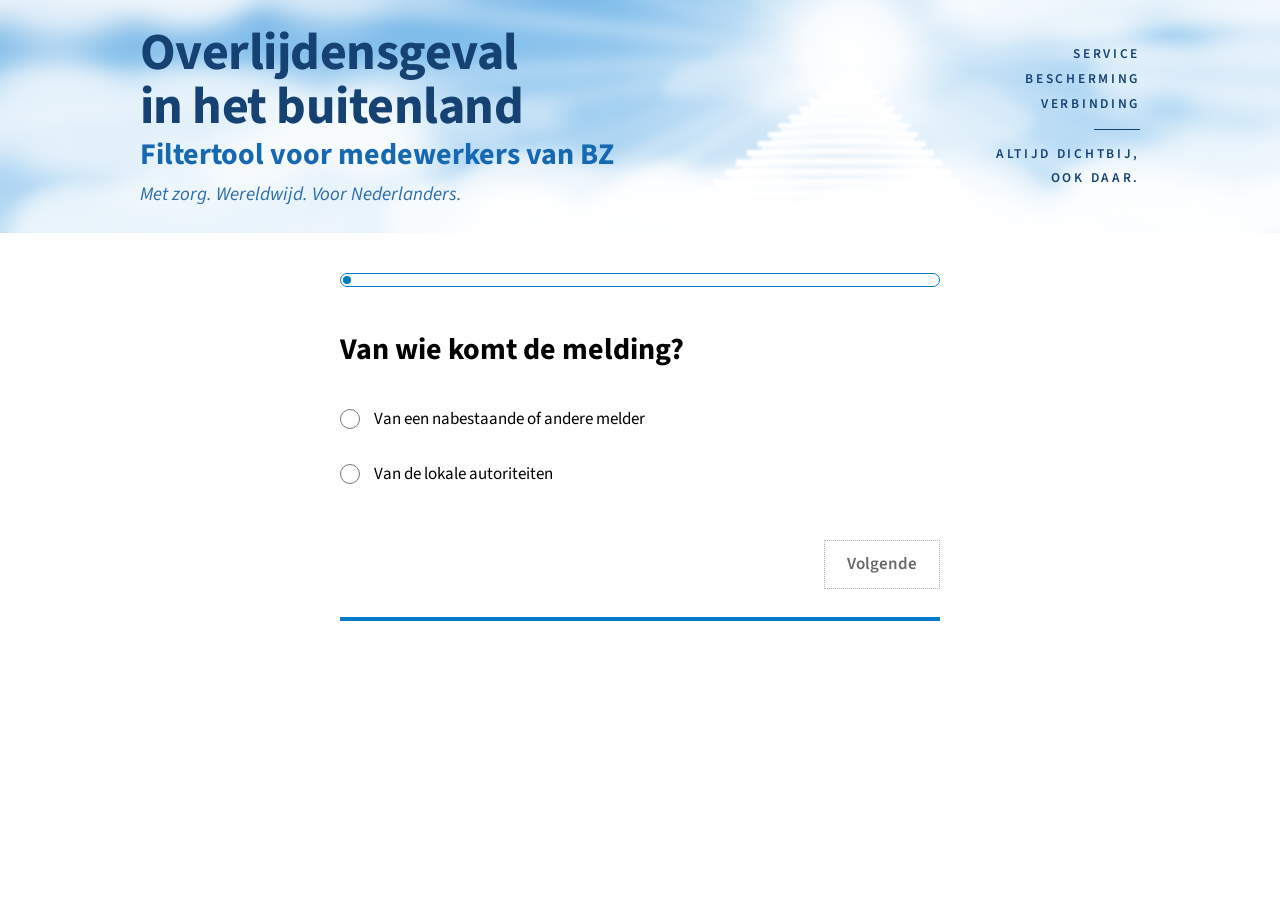
<file: index.html>
<!doctype html>
<html lang="nl">
<head>
  <meta charset="utf-8">
  <meta name="viewport" content="width=device-width, initial-scale=1">
  <title>Filtertool melding van overlijden</title>
  <meta name="description" content="Vraag voor vraag bepalen of je moet overleggen bij een melding van overlijden, en met wie.">
  <link rel="preconnect" href="https://fonts.googleapis.com">
  <link rel="preconnect" href="https://fonts.gstatic.com" crossorigin>
  <!-- Niet blokkerend: zonder netwerk rendert de tool meteen met de systeemletters. -->
  <link rel="stylesheet" href="https://fonts.googleapis.com/css2?family=Source+Sans+3:wght@400;600;700&display=swap"
        media="print" onload="this.media='all'">
  <link rel="stylesheet" href="assets/styles.css">
</head>
<body>
  <header class="banner">
    <div class="banner-binnen">
      <div>
        <h1 class="bannerkop">Overlijdensgeval <br>in het buitenland</h1>
        <p class="bannertool">Filtertool voor medewerkers van BZ</p>
        <p class="bannerbelofte">Met zorg. Wereldwijd. Voor Nederlanders.</p>
      </div>
      <p class="bannermerk">
        Service<br>Bescherming<br>Verbinding
        <span class="bannerstreep" aria-hidden="true"></span>
        <span class="bannerslot">Altijd dichtbij, <br>ook daar.</span>
      </p>
    </div>
  </header>
  <div id="app"></div>
  <noscript>
    <p style="max-width:640px;margin:32px auto;padding:0 16px">
      Deze filtertool werkt alleen met JavaScript aan. Zonder JavaScript kan de tool
      geen vragen stellen.
    </p>
  </noscript>
  <script src="data/landen.js"></script>
  <script src="data/beslislogica.js"></script>
  <script src="assets/app.js"></script>
</body>
</html>
</file>
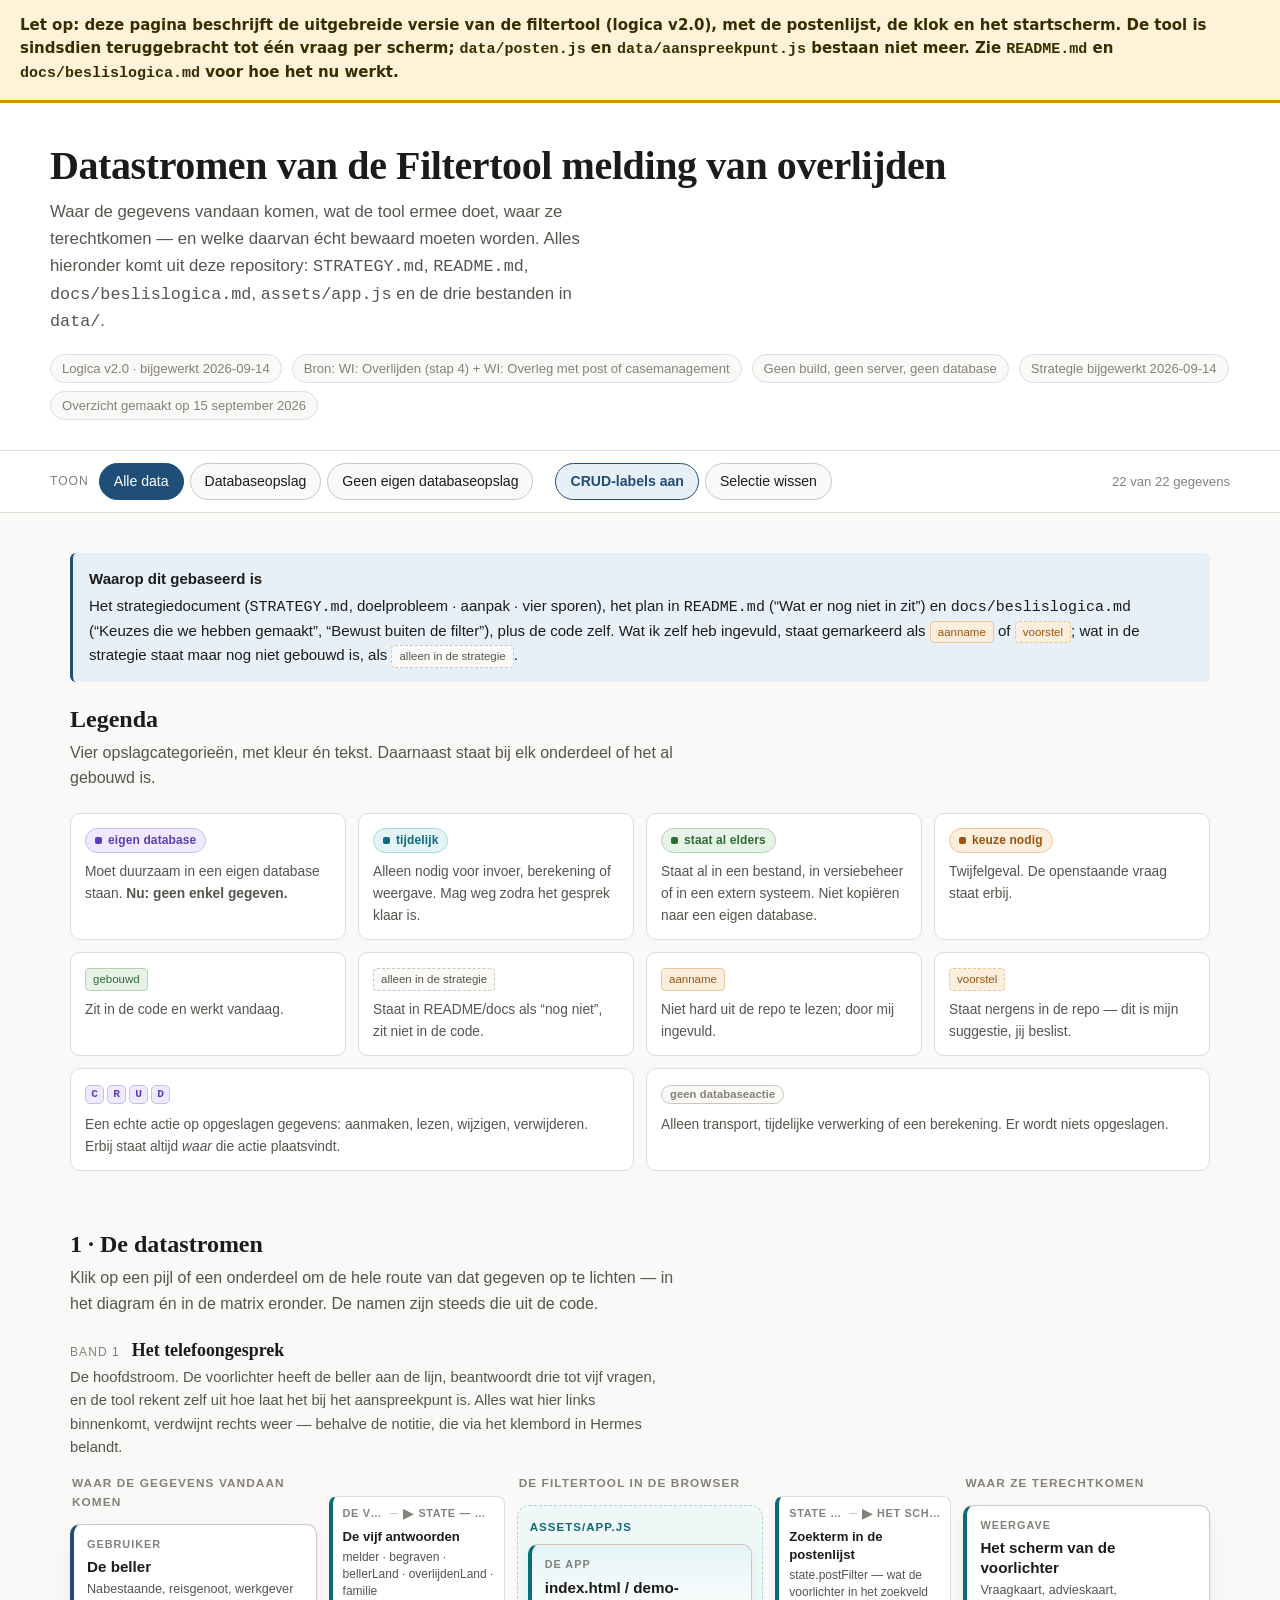
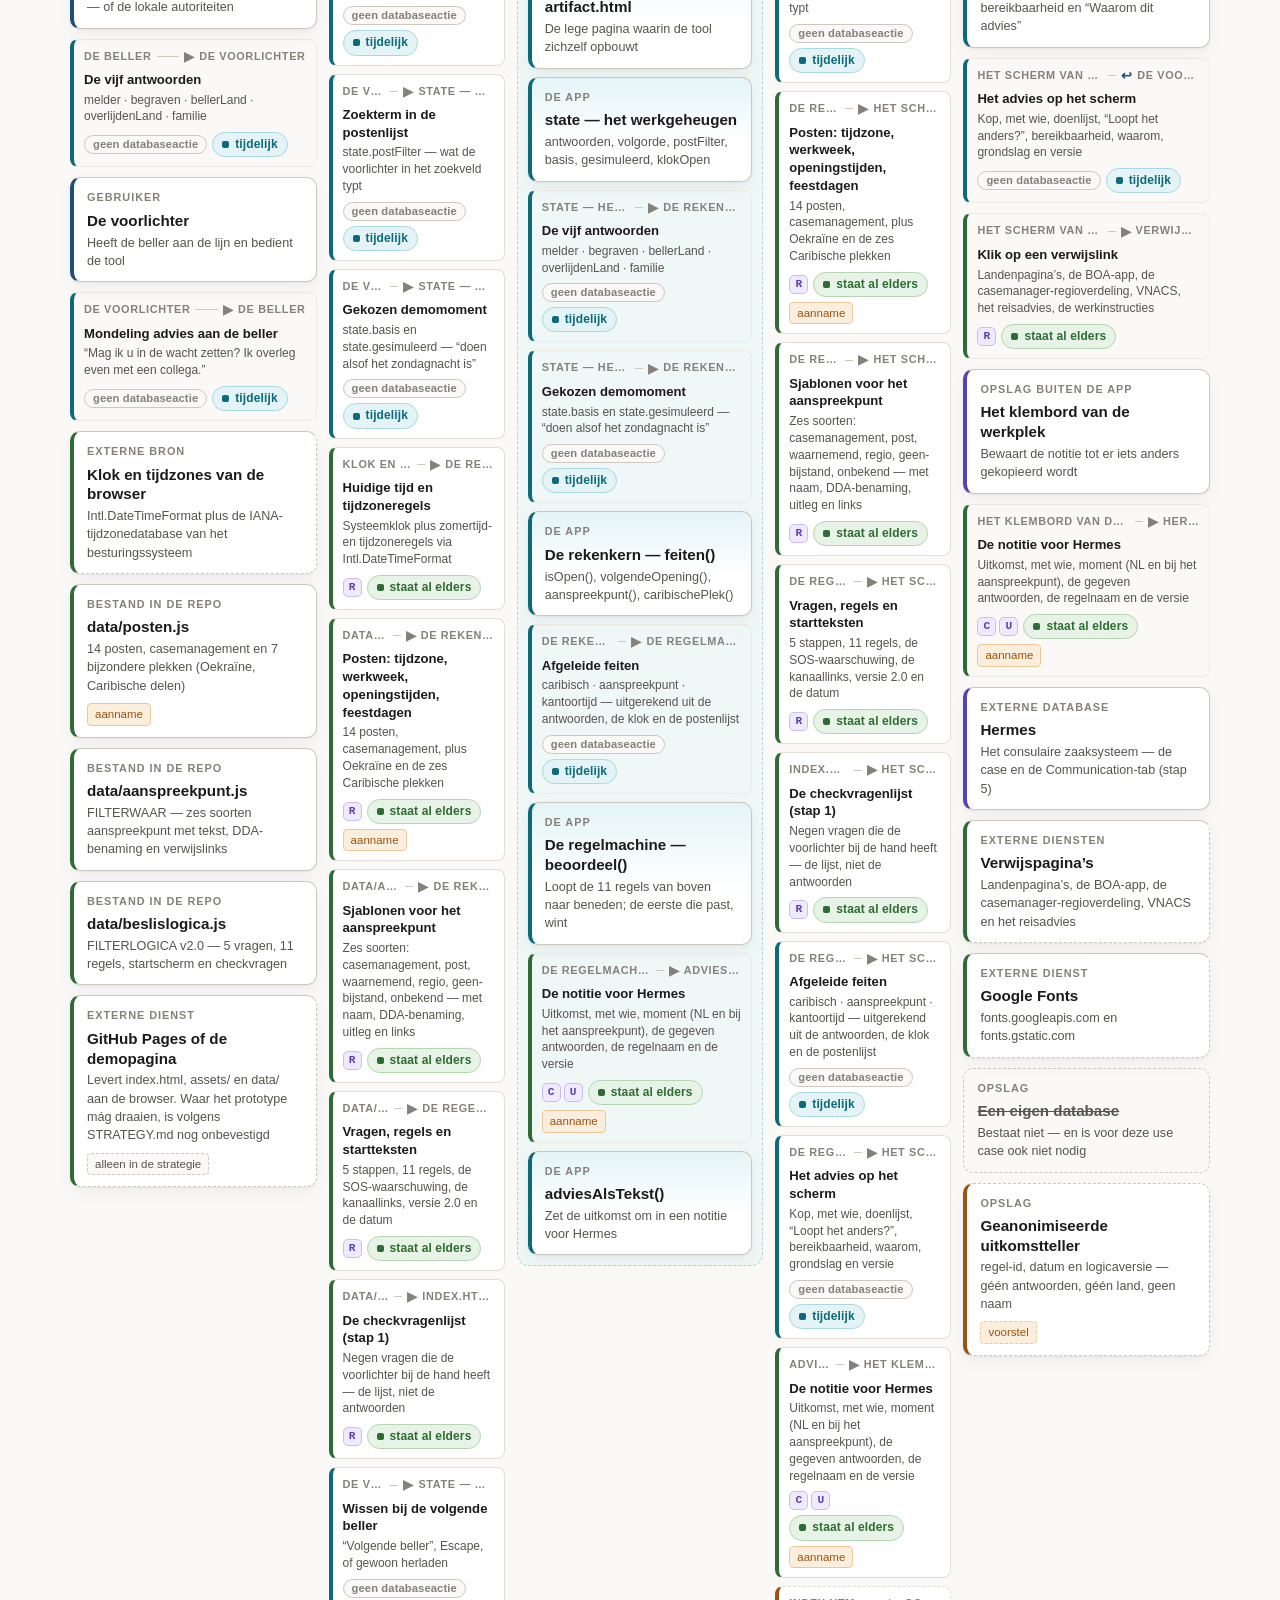
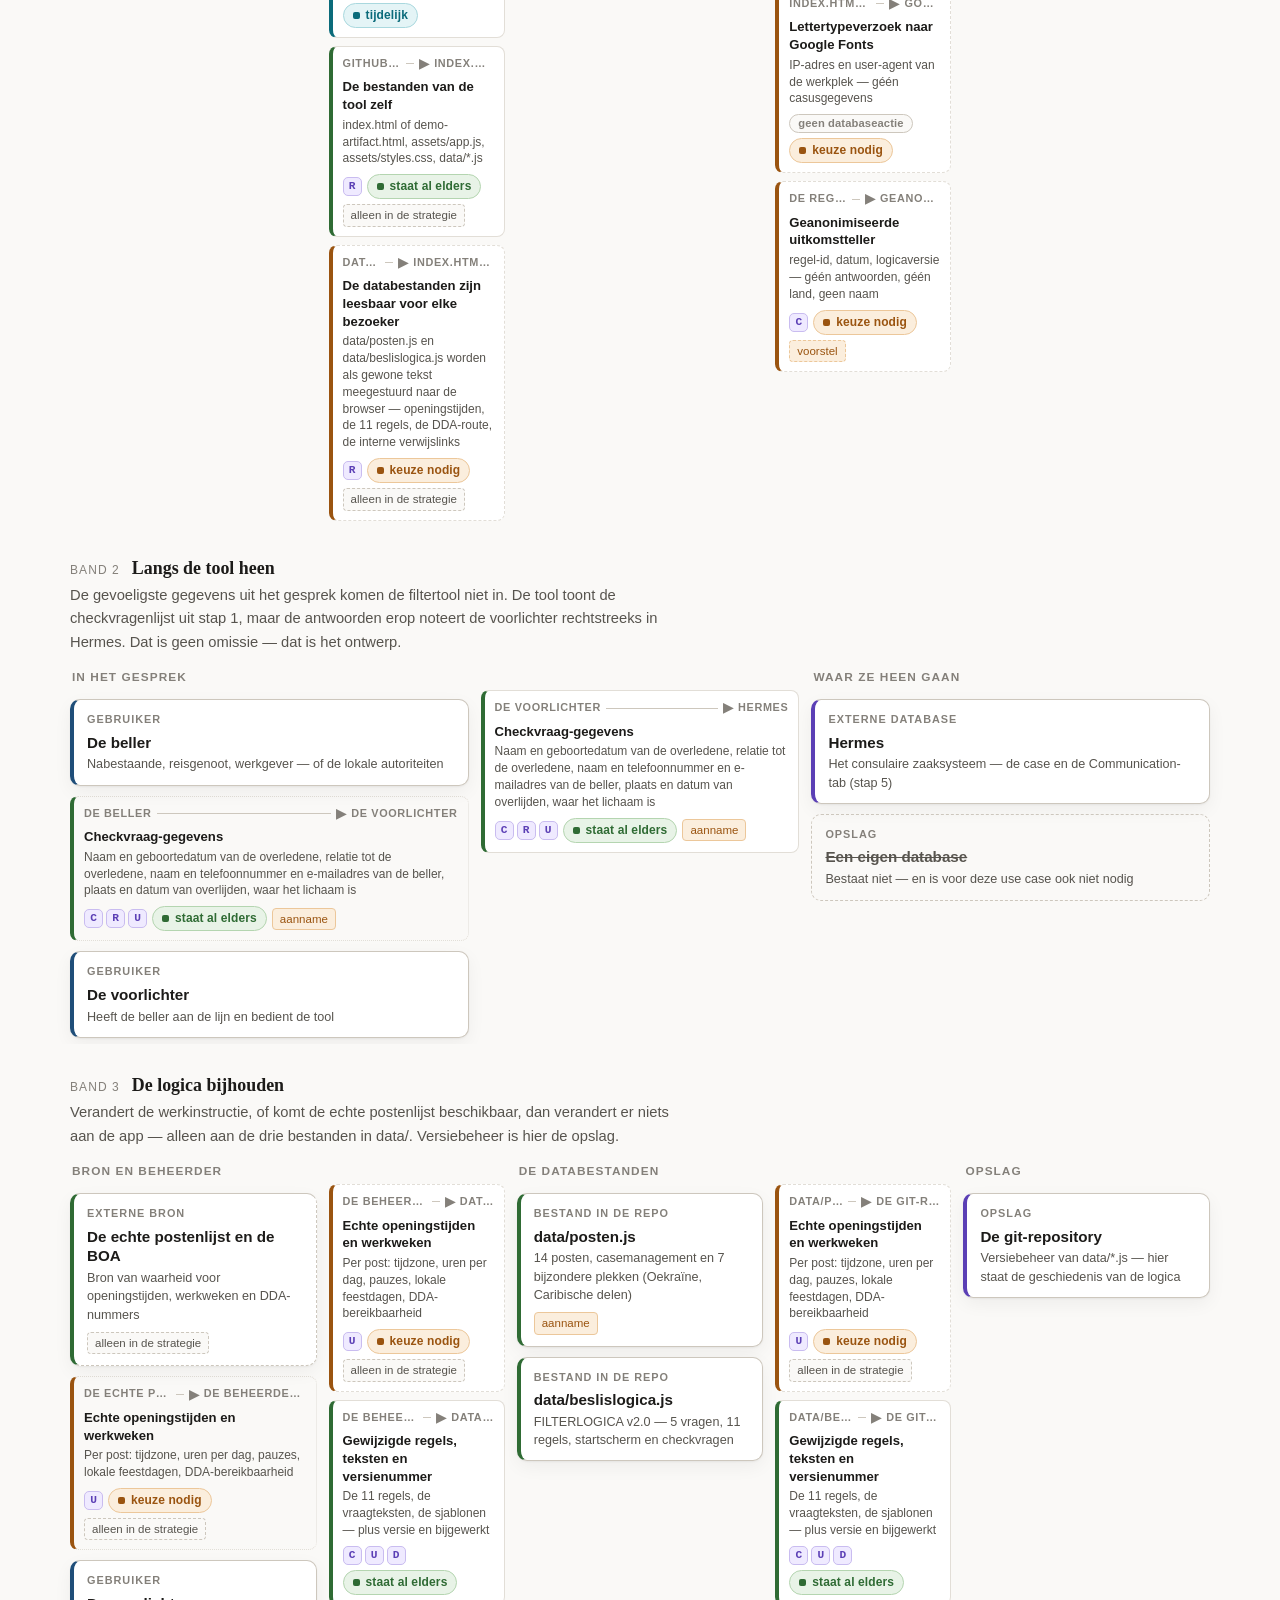
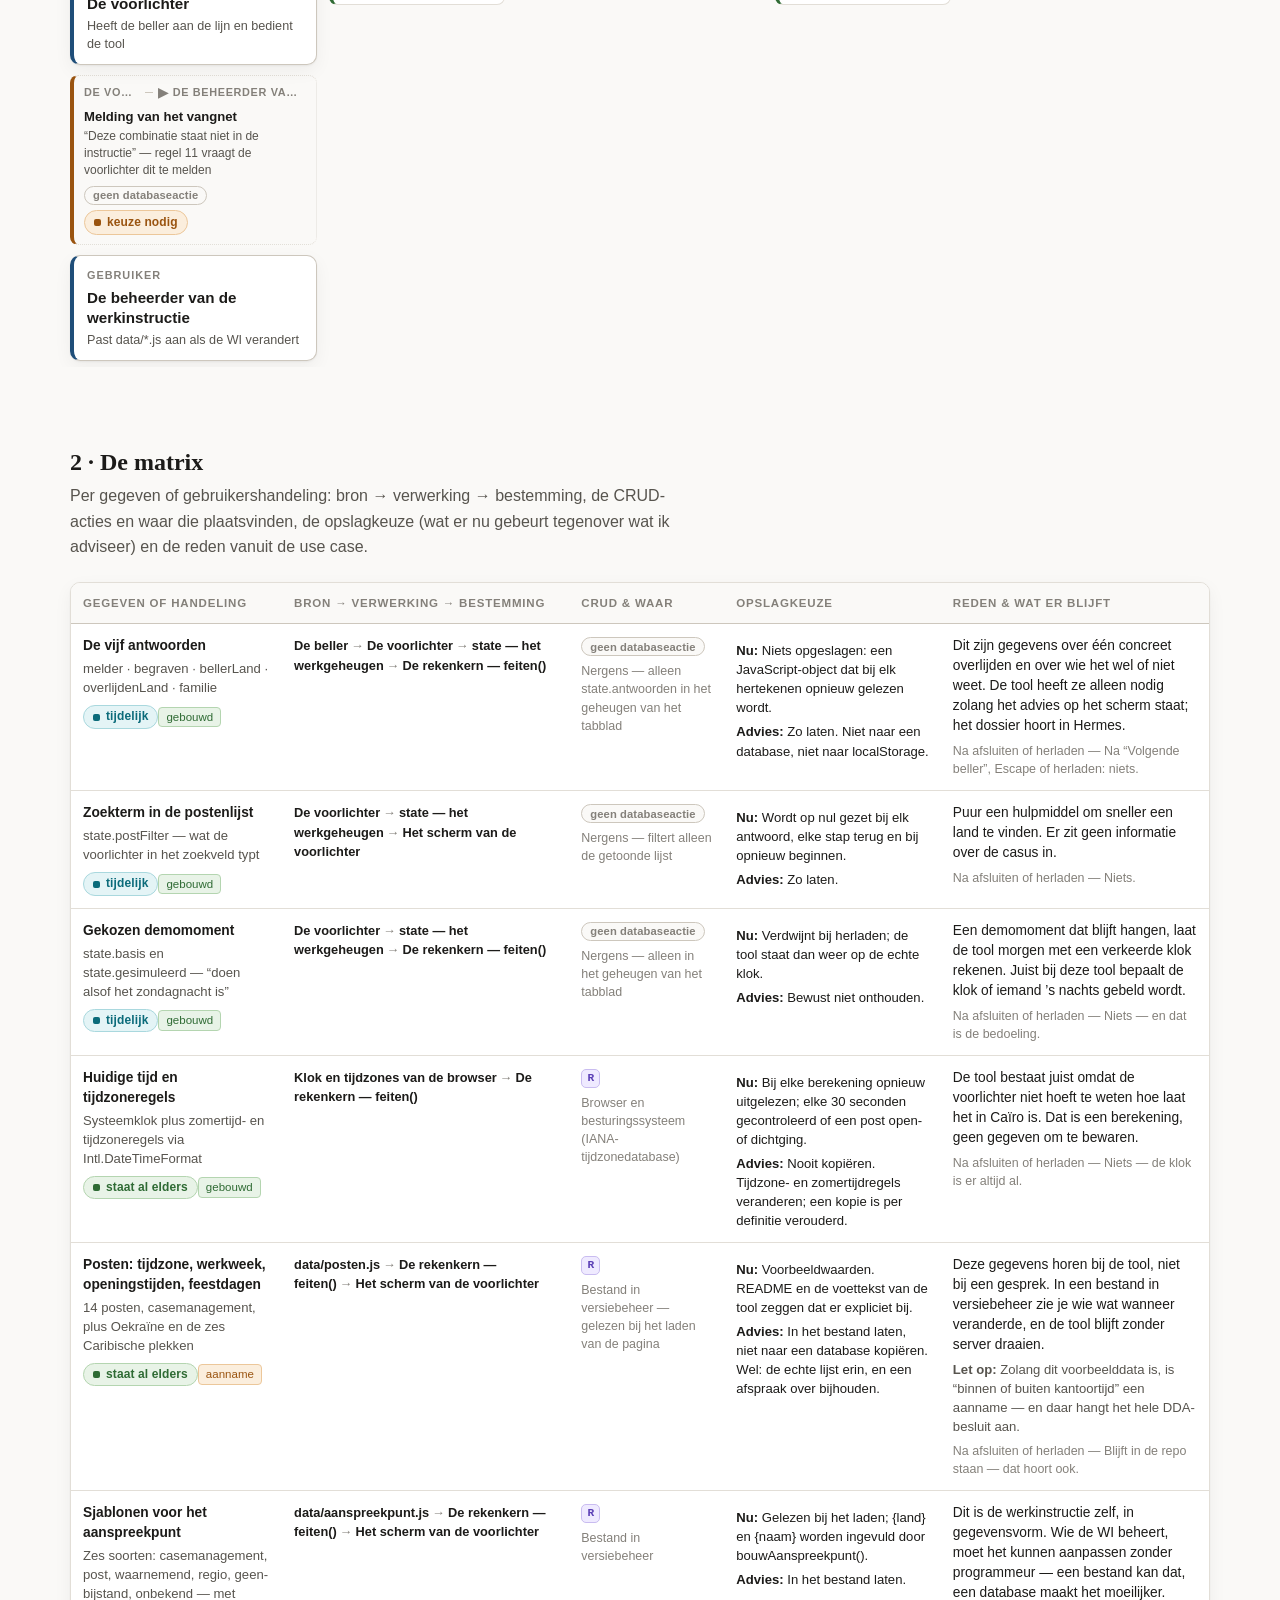
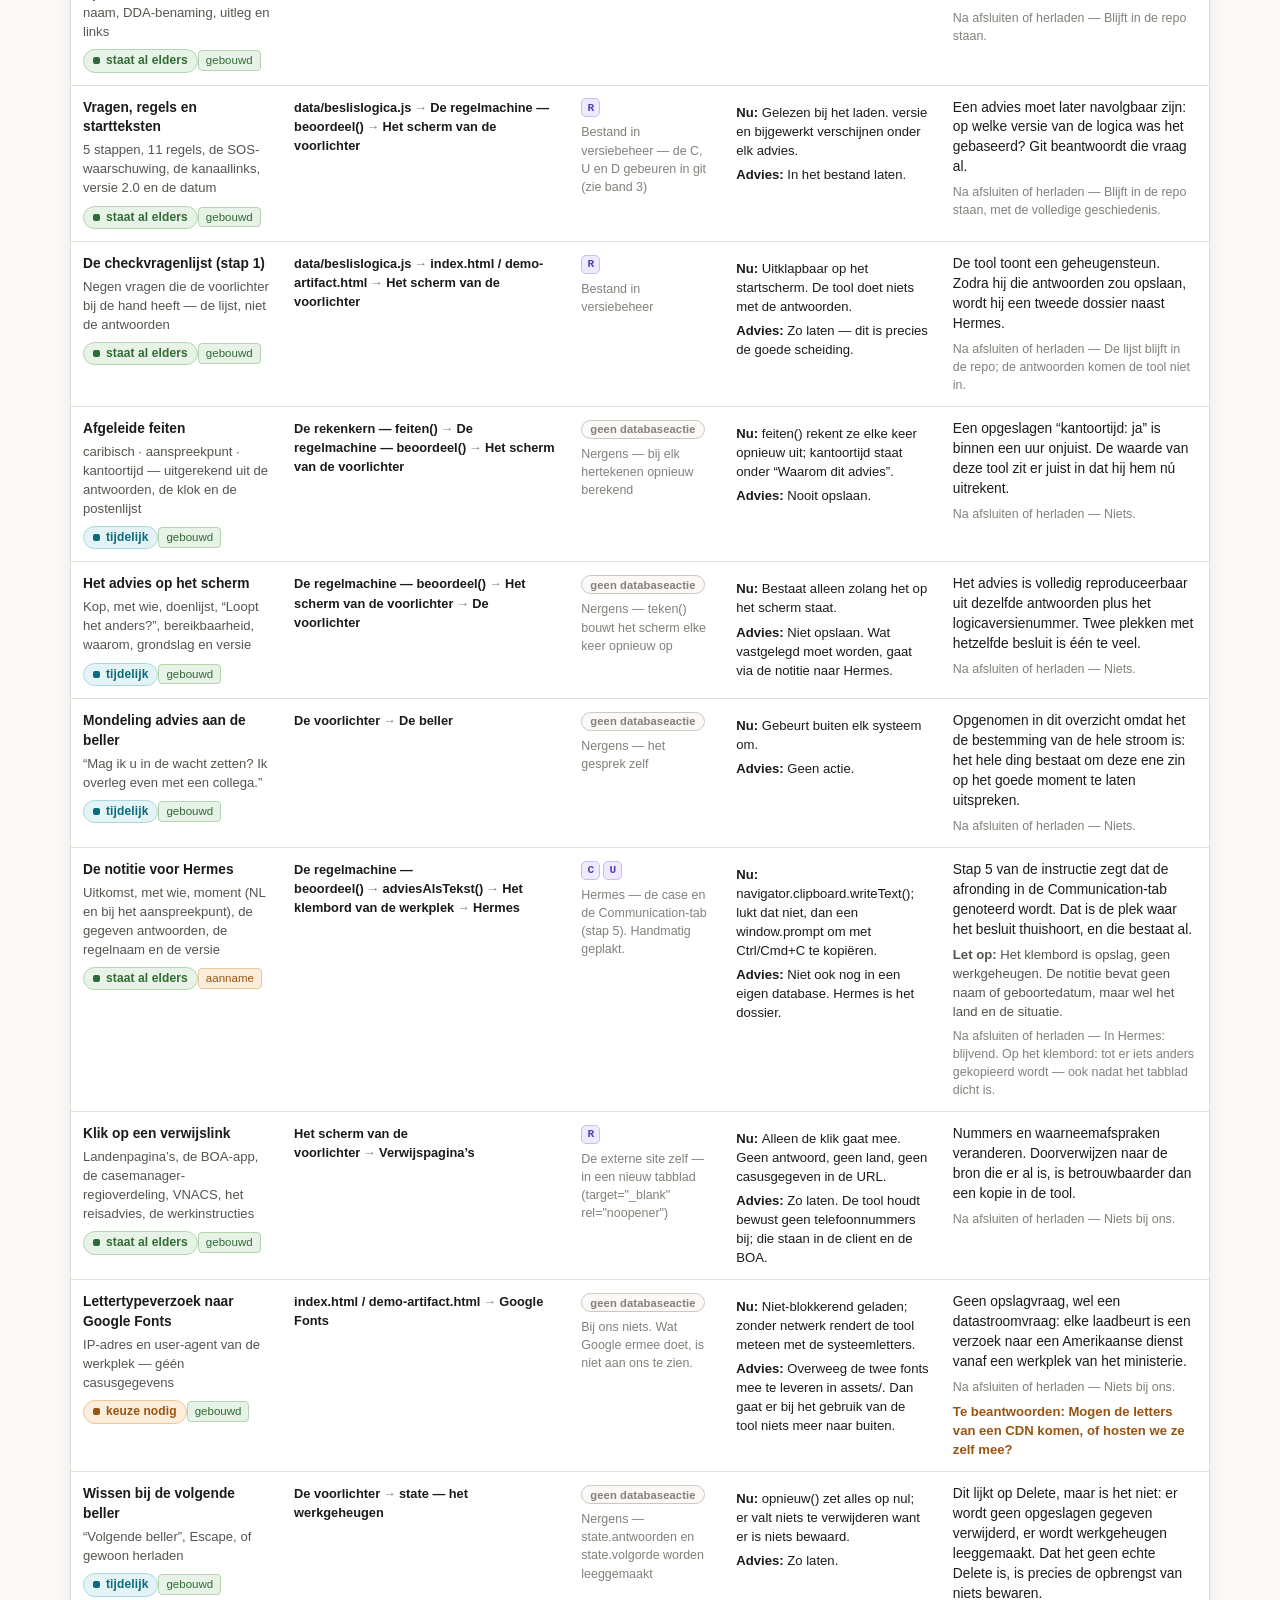
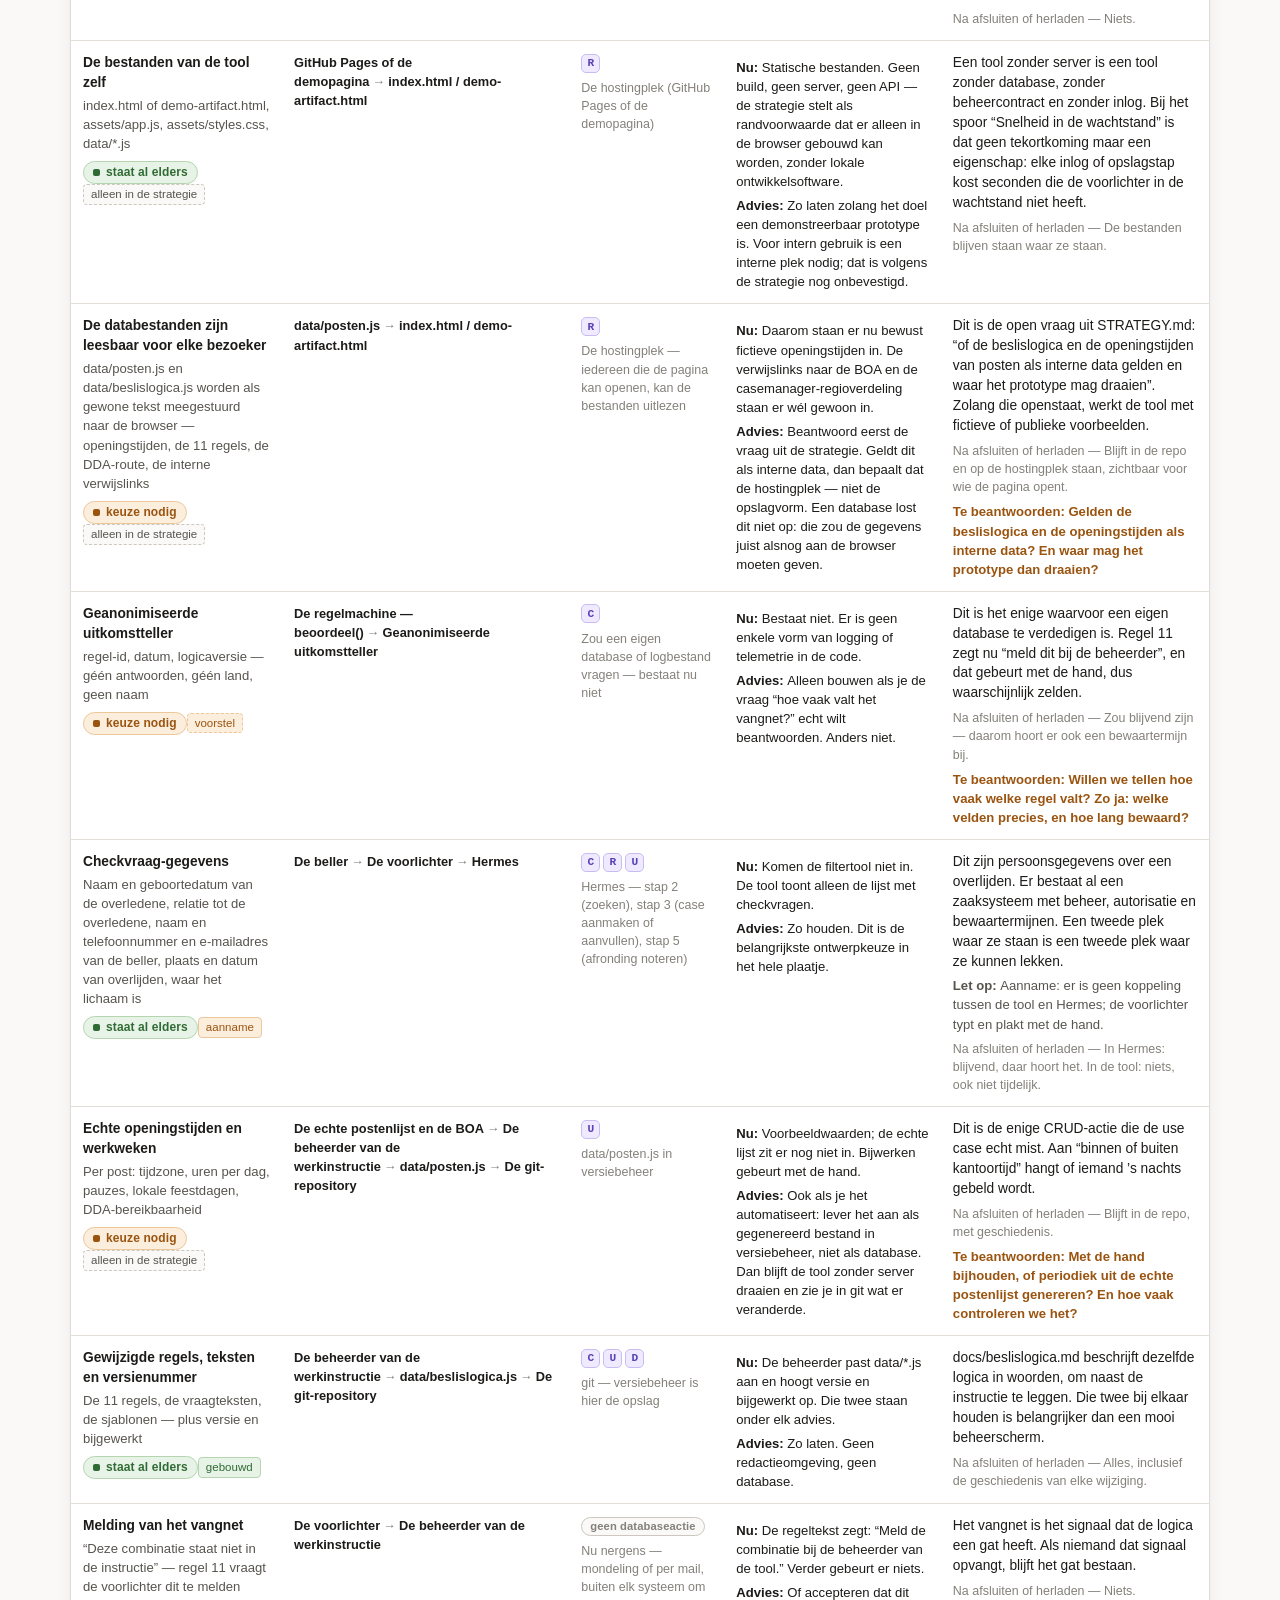
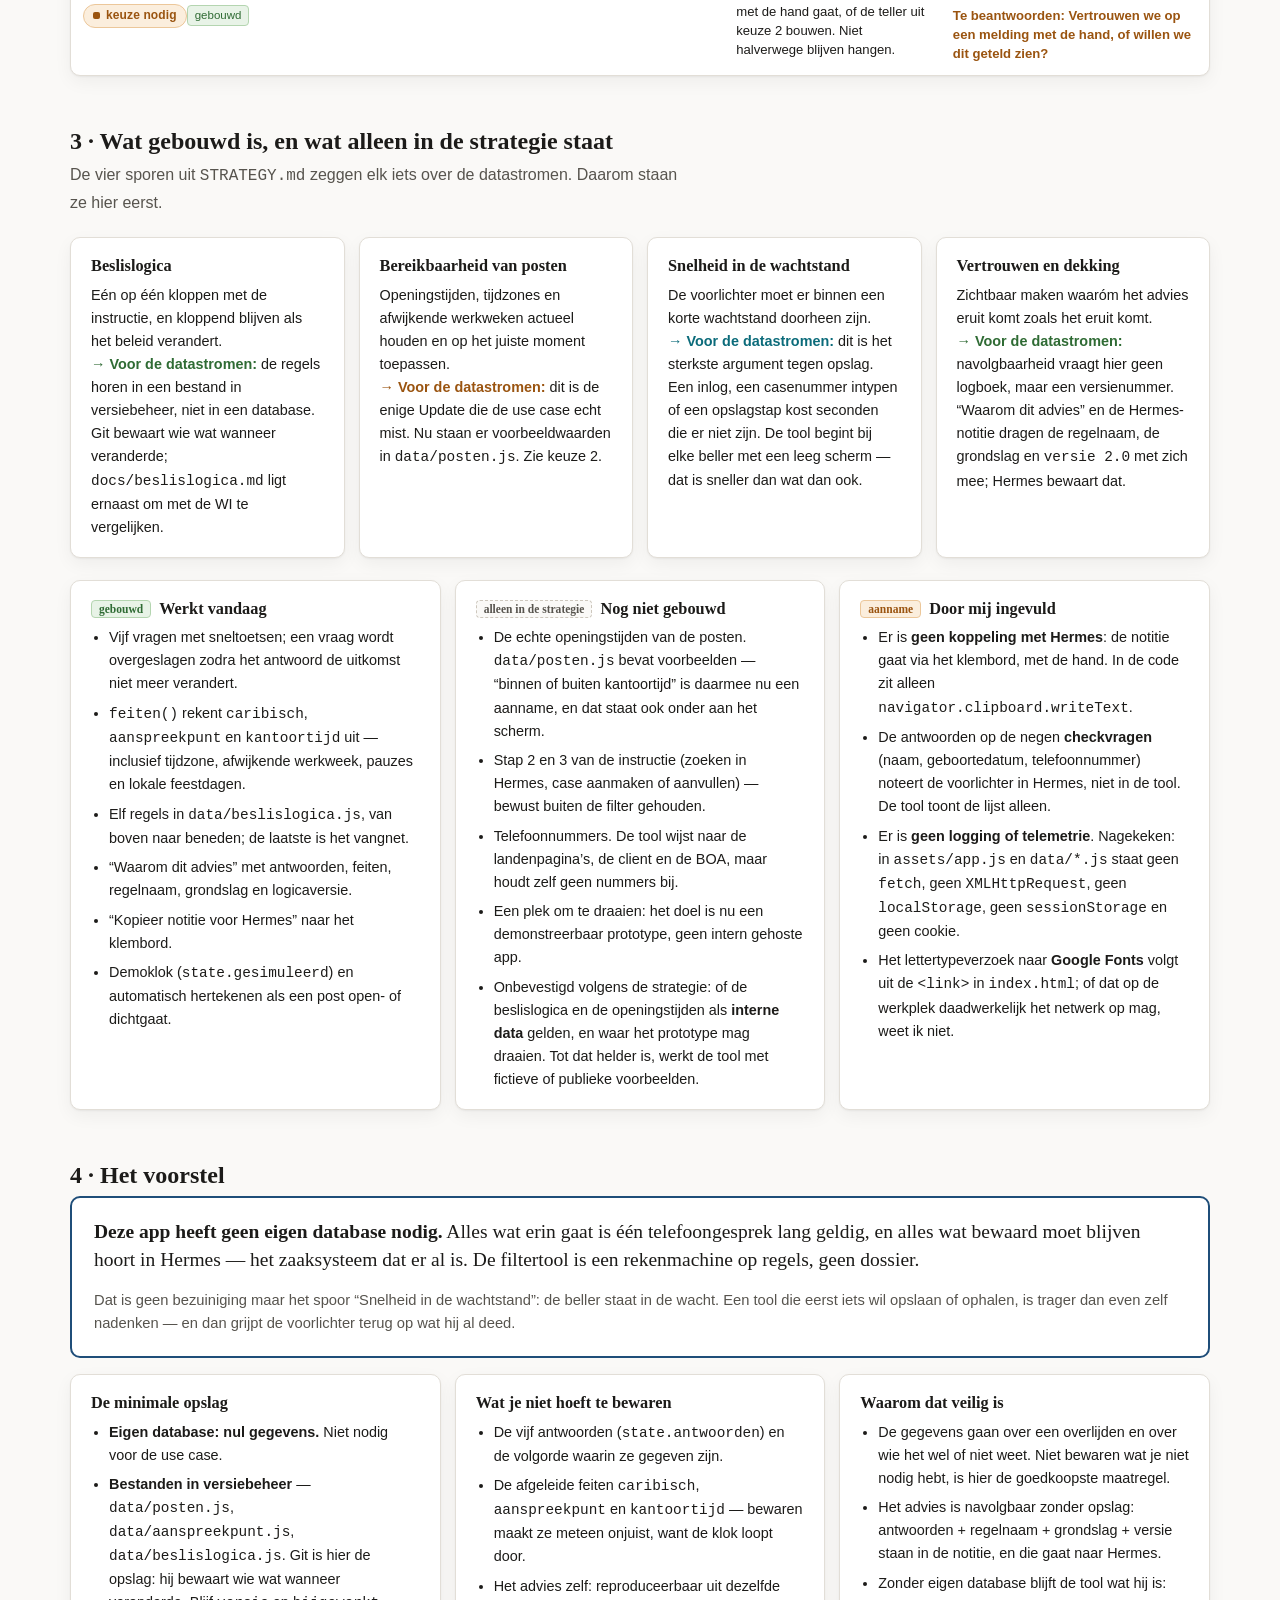
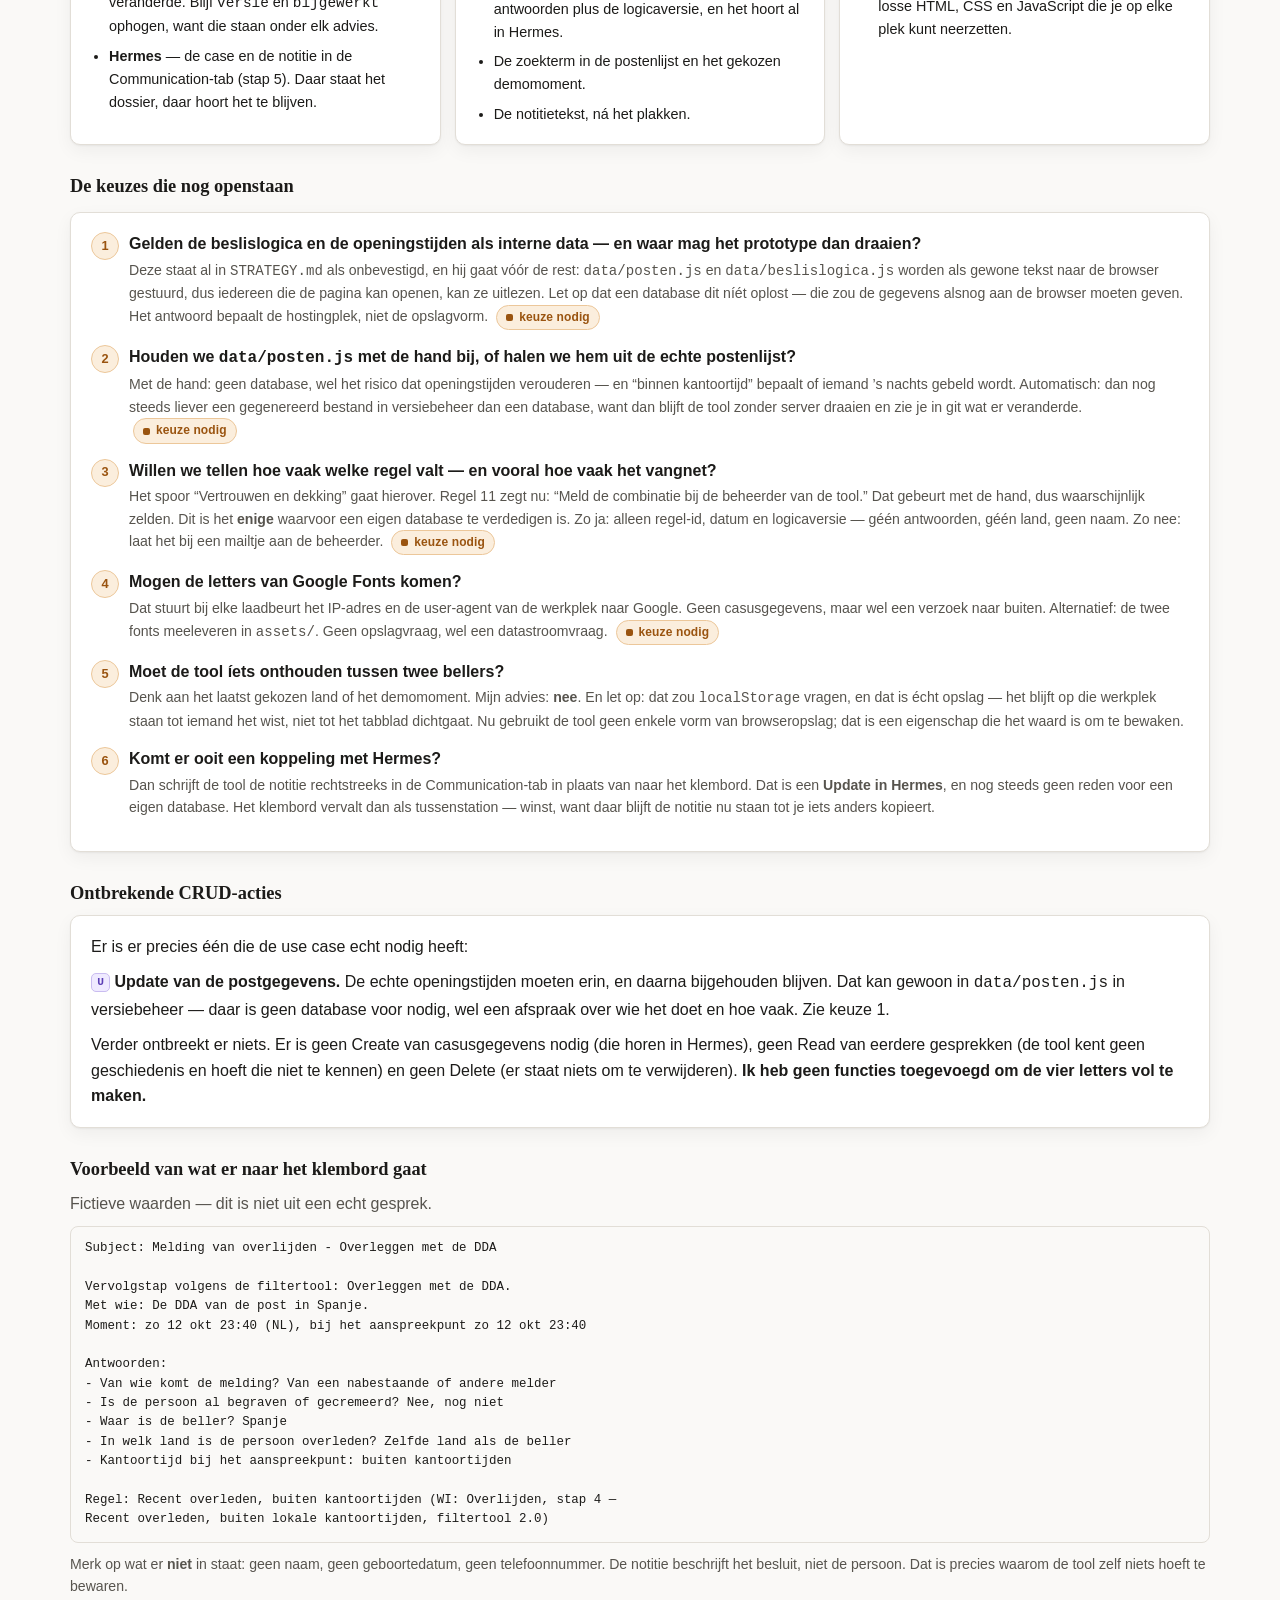
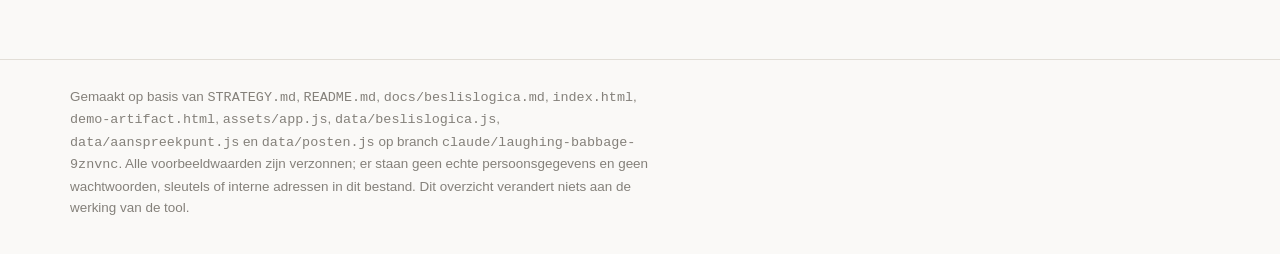
<file: datastromen.html>
<!doctype html>
<html lang="nl">
<head>
<meta charset="utf-8">
<meta name="viewport" content="width=device-width, initial-scale=1">
<title>Datastromen — Filtertool melding van overlijden</title>
<meta name="description" content="Waar de gegevens vandaan komen, wat de filtertool ermee doet, waar ze terechtkomen, en wat er wel en niet bewaard hoeft te worden.">
<style>
/* ------------------------------------------------------------------ basis */
:root{
  color-scheme: light dark;

  --pap:#faf9f7;
  --vel:#ffffff;
  --inkt:#1c1b19;
  --inkt-zacht:#57544e;
  --inkt-stil:#84807a;
  --rand:#e2ded7;
  --rand-hard:#cdc7bd;
  --accent:#1f4e79;
  --accent-zacht:#e8f0f7;

  --db:#5b3fb5;          --db-vel:#efeaff;   --db-rand:#c9bcf0;
  --tijdelijk:#0b6b7a;   --tijdelijk-vel:#e4f4f6; --tijdelijk-rand:#a9d8de;
  --elders:#2f6b34;      --elders-vel:#e8f3e7; --elders-rand:#b4d5b0;
  --keuze:#9a5410;       --keuze-vel:#fbeedd; --keuze-rand:#ecc79a;

  --radius:10px;
  --schaduw:0 1px 2px rgba(28,27,25,.05), 0 6px 18px rgba(28,27,25,.05);
}
@media (prefers-color-scheme: dark){
  :root{
    --pap:#16171a;
    --vel:#1e2024;
    --inkt:#eceae6;
    --inkt-zacht:#b4b0a9;
    --inkt-stil:#8b8781;
    --rand:#32353b;
    --rand-hard:#454951;
    --accent:#8ab6de;
    --accent-zacht:#1c2b38;

    --db:#b9a6ff;          --db-vel:#241f36;   --db-rand:#463a6b;
    --tijdelijk:#6fd3e0;   --tijdelijk-vel:#122a2e; --tijdelijk-rand:#27535b;
    --elders:#8ed08a;      --elders-vel:#16281a; --elders-rand:#2e4f31;
    --keuze:#e8b071;       --keuze-vel:#2e2216; --keuze-rand:#5d452a;

    --schaduw:0 1px 2px rgba(0,0,0,.3), 0 6px 18px rgba(0,0,0,.25);
  }
}

*{box-sizing:border-box}
html{-webkit-text-size-adjust:100%}
body{
  margin:0;
  background:var(--pap);
  color:var(--inkt);
  font:16px/1.6 "Source Sans 3", -apple-system, BlinkMacSystemFont, "Segoe UI", Roboto, Helvetica, Arial, sans-serif;
}
h1,h2,h3{font-family:"Source Serif 4", Georgia, "Times New Roman", serif; line-height:1.25; font-weight:600; margin:0}
a{color:var(--accent)}
p{margin:0 0 .8em}
.wrap{max-width:1180px; margin:0 auto; padding:0 20px}

/* ------------------------------------------------------------------- kop */
.kop{border-bottom:1px solid var(--rand); background:var(--vel)}
.kop-in{padding:38px 0 30px}
.kop h1{font-size:clamp(1.7rem, 4.2vw, 2.5rem); letter-spacing:-.01em}
.kop .onder{font-size:1.05rem; color:var(--inkt-zacht); max-width:62ch; margin-top:.5em}
.meta{margin-top:18px; display:flex; flex-wrap:wrap; gap:8px 10px; font-size:.82rem; color:var(--inkt-stil)}
.meta span{border:1px solid var(--rand); border-radius:999px; padding:3px 11px; background:var(--pap)}

/* --------------------------------------------------------------- secties */
section.blok{padding:40px 0 10px}
section.blok > .wrap > h2{font-size:1.5rem; margin-bottom:.25em}
.leadin{color:var(--inkt-zacht); max-width:70ch; margin-bottom:22px}
.kaart{background:var(--vel); border:1px solid var(--rand); border-radius:var(--radius); padding:18px 20px; box-shadow:var(--schaduw)}
.notitie{border-left:3px solid var(--accent); background:var(--accent-zacht); border-radius:6px; padding:14px 16px; margin:0 0 22px; font-size:.94rem}
.notitie strong{display:block; margin-bottom:.2em}

/* ------------------------------------------------------------ bedieining */
.balk{position:sticky; top:0; z-index:40; background:color-mix(in srgb, var(--vel) 92%, transparent); backdrop-filter:blur(8px); border-bottom:1px solid var(--rand)}
.balk-in{display:flex; flex-wrap:wrap; gap:14px 22px; align-items:center; padding:12px 0}
.knopgroep{display:flex; flex-wrap:wrap; gap:6px; align-items:center}
.knopgroep > .kopje{font-size:.76rem; text-transform:uppercase; letter-spacing:.08em; color:var(--inkt-stil); margin-right:4px}
button.filter, button.schakel{
  font:inherit; font-size:.88rem; cursor:pointer;
  background:var(--pap); color:var(--inkt);
  border:1px solid var(--rand-hard); border-radius:999px; padding:6px 14px;
}
button.filter:hover, button.schakel:hover{border-color:var(--accent)}
button.filter[aria-pressed="true"]{background:var(--accent); border-color:var(--accent); color:#fff}
@media (prefers-color-scheme: dark){ button.filter[aria-pressed="true"]{color:#10161c} }
button.schakel[aria-pressed="true"]{background:var(--accent-zacht); border-color:var(--accent); color:var(--accent); font-weight:600}
.telling{font-size:.82rem; color:var(--inkt-stil); margin-left:auto}

/* ----------------------------------------------------------------- legenda */
.legenda{display:grid; grid-template-columns:repeat(auto-fit, minmax(240px,1fr)); gap:12px; margin-bottom:8px}
.legenda .lem{border:1px solid var(--rand); border-radius:var(--radius); padding:12px 14px; background:var(--vel)}
.legenda .lem p{margin:0; font-size:.86rem; color:var(--inkt-zacht)}

.vlag{display:inline-flex; align-items:center; gap:6px; font-size:.75rem; font-weight:600; letter-spacing:.01em;
      border-radius:999px; padding:2px 9px; border:1px solid; white-space:nowrap}
.vlag::before{content:""; width:7px; height:7px; border-radius:2px; background:currentColor}
.vlag-db{color:var(--db); background:var(--db-vel); border-color:var(--db-rand)}
.vlag-tijdelijk{color:var(--tijdelijk); background:var(--tijdelijk-vel); border-color:var(--tijdelijk-rand)}
.vlag-elders{color:var(--elders); background:var(--elders-vel); border-color:var(--elders-rand)}
.vlag-keuze{color:var(--keuze); background:var(--keuze-vel); border-color:var(--keuze-rand)}

.status{display:inline-block; font-size:.72rem; border-radius:4px; padding:1px 7px; border:1px solid var(--rand-hard); color:var(--inkt-zacht); background:var(--pap); white-space:nowrap}
.status-gebouwd{border-color:var(--elders-rand); color:var(--elders); background:var(--elders-vel)}
.status-strategie{border-style:dashed}
.status-voorstel{border-style:dashed; border-color:var(--keuze-rand); color:var(--keuze); background:var(--keuze-vel)}
.status-aanname{border-color:var(--keuze-rand); color:var(--keuze); background:var(--keuze-vel)}

/* ------------------------------------------------------------------ crud */
.crud{display:inline-flex; gap:3px; vertical-align:middle}
.crud b{
  display:inline-grid; place-items:center; width:19px; height:19px; border-radius:5px;
  font-size:.7rem; font-weight:700; font-family:ui-monospace, SFMono-Regular, Menlo, monospace;
  background:var(--db-vel); color:var(--db); border:1px solid var(--db-rand);
}
.crud .geen{
  width:auto; padding:0 8px; border-radius:999px; font-weight:600; font-size:.7rem; font-family:inherit;
  background:var(--pap); color:var(--inkt-stil); border:1px solid var(--rand-hard); letter-spacing:.01em;
}
body.crud-uit .crud{display:none}
body.crud-uit .crud-kolom{display:none}

/* --------------------------------------------------------------- diagram */
.band{margin:0 0 30px}
.band-kop{display:flex; flex-wrap:wrap; align-items:baseline; gap:6px 12px; margin:0 0 4px}
.band-kop h3{font-size:1.12rem}
.band-kop .bandnr{font-size:.75rem; letter-spacing:.09em; text-transform:uppercase; color:var(--inkt-stil)}
.band-uitleg{color:var(--inkt-zacht); font-size:.92rem; max-width:74ch; margin:0 0 14px}

.diagram-scroll{overflow-x:auto; padding-bottom:6px; margin:0 -20px; padding-left:20px; padding-right:20px}
.raster{display:grid; gap:12px; align-items:start; min-width:960px}
.raster.k3{grid-template-columns:minmax(0,1.05fr) minmax(150px,.75fr) minmax(0,1.05fr) minmax(150px,.75fr) minmax(0,1.05fr)}
.raster.k2{grid-template-columns:minmax(0,1fr) minmax(170px,.8fr) minmax(0,1fr)}
@media (max-width:900px){
  .diagram-scroll{overflow-x:visible; margin:0; padding-left:0; padding-right:0}
  .raster, .raster.k3, .raster.k2{grid-template-columns:1fr; min-width:0}
}

.kolom{display:flex; flex-direction:column; gap:10px}
.kolom-kop{font-size:.74rem; text-transform:uppercase; letter-spacing:.09em; color:var(--inkt-stil); font-weight:700; padding:0 2px 2px}
.goot{display:flex; flex-direction:column; gap:8px; justify-content:center; padding-top:22px}
@media (max-width:900px){ .goot{padding-top:0} }

.knoop{
  position:relative; background:var(--vel); border:1px solid var(--rand-hard); border-radius:var(--radius);
  padding:11px 13px; box-shadow:var(--schaduw); transition:opacity .18s, border-color .18s, transform .18s;
  cursor:pointer; text-align:left; font:inherit; color:inherit; width:100%; display:block;
}
.knoop:hover{border-color:var(--accent)}
.knoop .naam{font-weight:700; font-size:.95rem; display:block; line-height:1.3}
.knoop .sub{display:block; font-size:.79rem; color:var(--inkt-zacht); margin-top:3px; line-height:1.45}
.knoop .soortje{display:block; font-size:.68rem; text-transform:uppercase; letter-spacing:.09em; color:var(--inkt-stil); margin-bottom:4px; font-weight:700}
.knoop .vlaggen{display:flex; flex-wrap:wrap; gap:5px; margin-top:8px}

.knoop.s-gebruiker{border-left:4px solid var(--accent)}
.knoop.s-extern{border-left:4px solid var(--elders); border-style:solid dashed dashed solid}
.knoop.s-bestand{border-left:4px solid var(--elders)}
.knoop.s-app{border-left:4px solid var(--tijdelijk); background:linear-gradient(180deg, var(--tijdelijk-vel) 0%, var(--vel) 62%)}
.knoop.s-weergave{border-left:4px solid var(--tijdelijk)}
.knoop.s-opslag{border-left:4px solid var(--db)}
.knoop.s-externe-db{border-left:4px solid var(--db)}
.knoop.s-voorstel{border-left:4px solid var(--keuze); border-style:dashed dashed dashed solid}
.knoop.s-leeg{border:1px dashed var(--rand-hard); background:transparent; box-shadow:none; cursor:default}
.knoop.s-leeg .naam{color:var(--inkt-zacht); text-decoration:line-through; text-decoration-thickness:1px}

.knoop[data-actief="true"]{border-color:var(--accent); box-shadow:0 0 0 3px var(--accent-zacht), var(--schaduw)}
.gedimd{opacity:.24}

.appdoos{border:1px dashed var(--tijdelijk-rand); border-radius:12px; padding:10px; background:color-mix(in srgb, var(--tijdelijk-vel) 45%, transparent); display:flex; flex-direction:column; gap:8px}
.appdoos .doosnaam{font-size:.72rem; text-transform:uppercase; letter-spacing:.09em; color:var(--tijdelijk); font-weight:700; padding:2px 2px 0}

/* pijlen */
.pijl{
  display:block; width:100%; text-align:left; font:inherit; color:inherit; cursor:pointer;
  background:var(--vel); border:1px solid var(--rand); border-radius:8px; padding:8px 10px 9px;
  transition:opacity .18s, border-color .18s;
}
.pijl:hover{border-color:var(--accent)}
.pijl[data-actief="true"]{border-color:var(--accent); box-shadow:0 0 0 3px var(--accent-zacht)}
.pijl .lijn{display:flex; align-items:center; gap:5px; margin-bottom:6px; color:var(--inkt-stil);
  font-size:.68rem; text-transform:uppercase; letter-spacing:.06em; font-weight:700}
.pijl .lijn i{flex:1 1 10px; min-width:8px; height:1px; background:var(--rand-hard); display:block}
.pijl .lijn .van, .pijl .lijn .naar{flex:0 1 auto; min-width:0; overflow:hidden; text-overflow:ellipsis; white-space:nowrap}
.pijl .lijn .punt{font-size:.82rem; line-height:1; letter-spacing:0; flex:none}
.pijl .wat{display:block; font-size:.82rem; font-weight:600; line-height:1.35}
.pijl .mee{display:block; font-size:.75rem; color:var(--inkt-zacht); margin-top:3px; line-height:1.4}
.pijl .onderrand{display:flex; flex-wrap:wrap; gap:5px; align-items:center; margin-top:7px}
.pijl.c-db{border-left:4px solid var(--db)}
.pijl.c-tijdelijk{border-left:4px solid var(--tijdelijk)}
.pijl.c-elders{border-left:4px solid var(--elders)}
.pijl.c-keuze{border-left:4px solid var(--keuze); border-top-style:dashed; border-right-style:dashed; border-bottom-style:dashed}
.pijl.binnen{background:transparent; box-shadow:none; border-style:dotted; border-left-style:solid}
.pijl.terug .lijn .punt{color:var(--accent)}

@media (max-width:900px){
  .pijl .lijn i{background:linear-gradient(90deg, var(--rand-hard), var(--rand-hard))}
  .goot .pijl{margin-left:14px; border-left-width:4px}
}

/* --------------------------------------------------------------- matrix */
.tabelwrap{overflow-x:auto; border:1px solid var(--rand); border-radius:var(--radius); background:var(--vel); box-shadow:var(--schaduw)}
table{border-collapse:collapse; width:100%; min-width:900px; font-size:.86rem}
thead th{
  text-align:left; font-size:.72rem; text-transform:uppercase; letter-spacing:.07em; color:var(--inkt-stil);
  padding:11px 12px; border-bottom:1px solid var(--rand-hard); background:var(--pap); position:sticky; top:0; white-space:nowrap;
}
tbody td{padding:12px; border-bottom:1px solid var(--rand); vertical-align:top; line-height:1.45}
tbody tr:last-child td{border-bottom:0}
tbody tr{cursor:pointer}
tbody tr:hover td{background:var(--accent-zacht)}
tbody tr[data-actief="true"] td{background:var(--accent-zacht)}
td .gnaam{font-weight:700; display:block; margin-bottom:3px}
td .gdetail{color:var(--inkt-zacht); font-size:.82rem; display:block}
td .route{font-size:.8rem; line-height:1.5}
td .route b{font-weight:600}
td .pijltje{color:var(--inkt-stil); padding:0 3px}
td .reden{color:var(--inkt-zacht); font-size:.82rem; margin-top:5px; display:block}
td .vraagje{display:block; margin-top:6px; font-size:.82rem; color:var(--keuze); font-weight:600}
td .blijft{display:block; margin-top:6px; font-size:.78rem; color:var(--inkt-stil)}
.adv{display:block; font-size:.82rem; margin-top:5px}
.adv b{font-weight:700}

@media (max-width:760px){
  .tabelwrap{border:0; background:transparent; box-shadow:none; overflow-x:visible}
  table{min-width:0}
  thead{position:absolute; width:1px; height:1px; overflow:hidden; clip:rect(0 0 0 0); white-space:nowrap}
  tbody tr{display:block; background:var(--vel); border:1px solid var(--rand); border-radius:var(--radius); margin-bottom:12px; box-shadow:var(--schaduw)}
  tbody td{display:block; border-bottom:1px solid var(--rand); padding:10px 13px}
  tbody td:last-child{border-bottom:0}
  tbody td::before{
    content:attr(data-label); display:block; font-size:.68rem; text-transform:uppercase; letter-spacing:.08em;
    color:var(--inkt-stil); font-weight:700; margin-bottom:4px;
  }
  tbody td:first-child::before{display:none}
}

/* ------------------------------------------------------------- voorstel */
.voorstel{display:grid; grid-template-columns:repeat(auto-fit, minmax(270px,1fr)); gap:14px; margin-top:6px}
.voorstel .kaart h3{font-size:1.02rem; margin-bottom:.45em; display:flex; align-items:center; gap:8px}
.voorstel ul{margin:0; padding-left:18px}
.voorstel li{margin-bottom:.45em; font-size:.9rem}
.voorstel li:last-child{margin-bottom:0}
.slot{border:2px solid var(--accent); border-radius:var(--radius); padding:20px 22px; background:var(--vel); margin-bottom:16px}
.slot .zin{font-family:"Source Serif 4", Georgia, serif; font-size:1.22rem; line-height:1.45; margin:0}
.keuzelijst{counter-reset:k; list-style:none; padding:0; margin:0}
.keuzelijst li{counter-increment:k; position:relative; padding-left:38px; margin-bottom:14px}
.keuzelijst li::before{
  content:counter(k); position:absolute; left:0; top:1px; width:26px; height:26px; border-radius:50%;
  display:grid; place-items:center; font-size:.8rem; font-weight:700;
  background:var(--keuze-vel); color:var(--keuze); border:1px solid var(--keuze-rand);
}
.keuzelijst .kvraag{display:block; font-weight:700; margin-bottom:2px}
.keuzelijst .kuitleg{display:block; font-size:.88rem; color:var(--inkt-zacht)}

.voorbeeld{font-family:ui-monospace, SFMono-Regular, Menlo, Consolas, monospace; font-size:.78rem; line-height:1.55;
  background:var(--pap); border:1px solid var(--rand); border-radius:8px; padding:12px 14px; white-space:pre-wrap; overflow-x:auto; margin:0}

.voet{border-top:1px solid var(--rand); margin-top:40px; padding:26px 0 46px; color:var(--inkt-stil); font-size:.84rem}
.voet p{max-width:80ch}
.leegmelding{border:1px dashed var(--rand-hard); border-radius:var(--radius); padding:16px 18px; color:var(--inkt-zacht); font-size:.9rem; background:var(--pap); margin-bottom:16px}
[hidden]{display:none !important}
</style>
</head>
<body>

<p style="margin:0;padding:14px 20px;background:#fdf3d8;border-bottom:3px solid #d99000;color:#3a2c00;font:600 15px/1.5 system-ui,sans-serif">
  Let op: deze pagina beschrijft de uitgebreide versie van de filtertool (logica
  v2.0), met de postenlijst, de klok en het startscherm. De tool is sindsdien
  teruggebracht tot één vraag per scherm; <code>data/posten.js</code> en
  <code>data/aanspreekpunt.js</code> bestaan niet meer. Zie <code>README.md</code>
  en <code>docs/beslislogica.md</code> voor hoe het nu werkt.
</p>

<header class="kop">
  <div class="wrap kop-in">
    <h1>Datastromen van de Filtertool melding van overlijden</h1>
    <p class="onder">Waar de gegevens vandaan komen, wat de tool ermee doet, waar ze terechtkomen — en welke daarvan écht bewaard moeten worden. Alles hieronder komt uit deze repository: <code>STRATEGY.md</code>, <code>README.md</code>, <code>docs/beslislogica.md</code>, <code>assets/app.js</code> en de drie bestanden in <code>data/</code>.</p>
    <div class="meta">
      <span>Logica v2.0 · bijgewerkt 2026-09-14</span>
      <span>Bron: WI: Overlijden (stap 4) + WI: Overleg met post of casemanagement</span>
      <span>Geen build, geen server, geen database</span>
      <span>Strategie bijgewerkt 2026-09-14</span>
      <span>Overzicht gemaakt op 15 september 2026</span>
    </div>
  </div>
</header>

<div class="balk">
  <div class="wrap balk-in">
    <div class="knopgroep">
      <span class="kopje">Toon</span>
      <button class="filter" data-filter="alle" aria-pressed="true">Alle data</button>
      <button class="filter" data-filter="db" aria-pressed="false">Databaseopslag</button>
      <button class="filter" data-filter="geendb" aria-pressed="false">Geen eigen databaseopslag</button>
    </div>
    <div class="knopgroep">
      <button class="schakel" id="crudKnop" aria-pressed="true">CRUD-labels aan</button>
      <button class="schakel" id="wisKnop">Selectie wissen</button>
    </div>
    <span class="telling" id="telling"></span>
  </div>
</div>

<section class="blok">
  <div class="wrap">
    <div class="notitie">
      <strong>Waarop dit gebaseerd is</strong>
      Het strategiedocument (<code>STRATEGY.md</code>, doelprobleem · aanpak · vier sporen), het plan in <code>README.md</code> (“Wat er nog niet in zit”) en <code>docs/beslislogica.md</code> (“Keuzes die we hebben gemaakt”, “Bewust buiten de filter”), plus de code zelf. Wat ik zelf heb ingevuld, staat gemarkeerd als <span class="status status-aanname">aanname</span> of <span class="status status-voorstel">voorstel</span>; wat in de strategie staat maar nog niet gebouwd is, als <span class="status status-strategie">alleen in de strategie</span>.
    </div>

    <h2>Legenda</h2>
    <p class="leadin">Vier opslagcategorieën, met kleur én tekst. Daarnaast staat bij elk onderdeel of het al gebouwd is.</p>
    <div class="legenda">
      <div class="lem"><span class="vlag vlag-db">eigen database</span><p style="margin-top:8px">Moet duurzaam in een eigen database staan. <b>Nu: geen enkel gegeven.</b></p></div>
      <div class="lem"><span class="vlag vlag-tijdelijk">tijdelijk</span><p style="margin-top:8px">Alleen nodig voor invoer, berekening of weergave. Mag weg zodra het gesprek klaar is.</p></div>
      <div class="lem"><span class="vlag vlag-elders">staat al elders</span><p style="margin-top:8px">Staat al in een bestand, in versiebeheer of in een extern systeem. Niet kopiëren naar een eigen database.</p></div>
      <div class="lem"><span class="vlag vlag-keuze">keuze nodig</span><p style="margin-top:8px">Twijfelgeval. De openstaande vraag staat erbij.</p></div>
      <div class="lem"><span class="status status-gebouwd">gebouwd</span><p style="margin-top:8px">Zit in de code en werkt vandaag.</p></div>
      <div class="lem"><span class="status status-strategie">alleen in de strategie</span><p style="margin-top:8px">Staat in README/docs als “nog niet”, zit niet in de code.</p></div>
      <div class="lem"><span class="status status-aanname">aanname</span><p style="margin-top:8px">Niet hard uit de repo te lezen; door mij ingevuld.</p></div>
      <div class="lem"><span class="status status-voorstel">voorstel</span><p style="margin-top:8px">Staat nergens in de repo — dit is mijn suggestie, jij beslist.</p></div>
    </div>
    <div class="legenda" style="margin-top:12px">
      <div class="lem"><span class="crud"><b>C</b><b>R</b><b>U</b><b>D</b></span><p style="margin-top:8px">Een echte actie op opgeslagen gegevens: aanmaken, lezen, wijzigen, verwijderen. Erbij staat altijd <i>waar</i> die actie plaatsvindt.</p></div>
      <div class="lem"><span class="crud"><b class="geen">geen databaseactie</b></span><p style="margin-top:8px">Alleen transport, tijdelijke verwerking of een berekening. Er wordt niets opgeslagen.</p></div>
    </div>
  </div>
</section>

<section class="blok">
  <div class="wrap">
    <h2>1 · De datastromen</h2>
    <p class="leadin">Klik op een pijl of een onderdeel om de hele route van dat gegeven op te lichten — in het diagram én in de matrix eronder. De namen zijn steeds die uit de code.</p>
    <div id="diagram"></div>
    <p id="diagramLeeg" class="leegmelding" hidden></p>
  </div>
</section>

<section class="blok">
  <div class="wrap">
    <h2>2 · De matrix</h2>
    <p class="leadin">Per gegeven of gebruikershandeling: bron → verwerking → bestemming, de CRUD-acties en waar die plaatsvinden, de opslagkeuze (wat er nu gebeurt tegenover wat ik adviseer) en de reden vanuit de use case.</p>
    <div class="tabelwrap">
      <table>
        <thead>
          <tr>
            <th style="min-width:200px">Gegeven of handeling</th>
            <th style="min-width:230px">Bron → verwerking → bestemming</th>
            <th class="crud-kolom" style="min-width:150px">CRUD &amp; waar</th>
            <th style="min-width:170px">Opslagkeuze</th>
            <th style="min-width:250px">Reden &amp; wat er blijft</th>
          </tr>
        </thead>
        <tbody id="matrix"></tbody>
      </table>
    </div>
    <p id="matrixLeeg" class="leegmelding" hidden></p>
  </div>
</section>

<section class="blok">
  <div class="wrap">
    <h2>3 · Wat gebouwd is, en wat alleen in de strategie staat</h2>

    <p class="leadin">De vier sporen uit <code>STRATEGY.md</code> zeggen elk iets over de datastromen. Daarom staan ze hier eerst.</p>
    <div class="voorstel" style="margin-bottom:22px">
      <div class="kaart">
        <h3>Beslislogica</h3>
        <p style="font-size:.9rem; margin:0">Eén op één kloppen met de instructie, en kloppend blijven als het beleid verandert.<br><b style="color:var(--elders)">→ Voor de datastromen:</b> de regels horen in een bestand in versiebeheer, niet in een database. Git bewaart wie wat wanneer veranderde; <code>docs/beslislogica.md</code> ligt ernaast om met de WI te vergelijken.</p>
      </div>
      <div class="kaart">
        <h3>Bereikbaarheid van posten</h3>
        <p style="font-size:.9rem; margin:0">Openingstijden, tijdzones en afwijkende werkweken actueel houden en op het juiste moment toepassen.<br><b style="color:var(--keuze)">→ Voor de datastromen:</b> dit is de enige Update die de use case echt mist. Nu staan er voorbeeldwaarden in <code>data/posten.js</code>. Zie keuze 2.</p>
      </div>
      <div class="kaart">
        <h3>Snelheid in de wachtstand</h3>
        <p style="font-size:.9rem; margin:0">De voorlichter moet er binnen een korte wachtstand doorheen zijn.<br><b style="color:var(--tijdelijk)">→ Voor de datastromen:</b> dit is het sterkste argument tegen opslag. Een inlog, een casenummer intypen of een opslagstap kost seconden die er niet zijn. De tool begint bij elke beller met een leeg scherm — dat is sneller dan wat dan ook.</p>
      </div>
      <div class="kaart">
        <h3>Vertrouwen en dekking</h3>
        <p style="font-size:.9rem; margin:0">Zichtbaar maken waaróm het advies eruit komt zoals het eruit komt.<br><b style="color:var(--elders)">→ Voor de datastromen:</b> navolgbaarheid vraagt hier geen logboek, maar een versienummer. “Waarom dit advies” en de Hermes-notitie dragen de regelnaam, de grondslag en <code>versie 2.0</code> met zich mee; Hermes bewaart dat.</p>
      </div>
    </div>

    <div class="voorstel">
      <div class="kaart">
        <h3><span class="status status-gebouwd">gebouwd</span> Werkt vandaag</h3>
        <ul>
          <li>Vijf vragen met sneltoetsen; een vraag wordt overgeslagen zodra het antwoord de uitkomst niet meer verandert.</li>
          <li><code>feiten()</code> rekent <code>caribisch</code>, <code>aanspreekpunt</code> en <code>kantoortijd</code> uit — inclusief tijdzone, afwijkende werkweek, pauzes en lokale feestdagen.</li>
          <li>Elf regels in <code>data/beslislogica.js</code>, van boven naar beneden; de laatste is het vangnet.</li>
          <li>“Waarom dit advies” met antwoorden, feiten, regelnaam, grondslag en logicaversie.</li>
          <li>“Kopieer notitie voor Hermes” naar het klembord.</li>
          <li>Demoklok (<code>state.gesimuleerd</code>) en automatisch hertekenen als een post open- of dichtgaat.</li>
        </ul>
      </div>
      <div class="kaart">
        <h3><span class="status status-strategie">alleen in de strategie</span> Nog niet gebouwd</h3>
        <ul>
          <li>De echte openingstijden van de posten. <code>data/posten.js</code> bevat voorbeelden — “binnen of buiten kantoortijd” is daarmee nu een aanname, en dat staat ook onder aan het scherm.</li>
          <li>Stap 2 en 3 van de instructie (zoeken in Hermes, case aanmaken of aanvullen) — bewust buiten de filter gehouden.</li>
          <li>Telefoonnummers. De tool wijst naar de landenpagina’s, de client en de BOA, maar houdt zelf geen nummers bij.</li>
          <li>Een plek om te draaien: het doel is nu een demonstreerbaar prototype, geen intern gehoste app.</li>
          <li>Onbevestigd volgens de strategie: of de beslislogica en de openingstijden als <b>interne data</b> gelden, en waar het prototype mag draaien. Tot dat helder is, werkt de tool met fictieve of publieke voorbeelden.</li>
        </ul>
      </div>
      <div class="kaart">
        <h3><span class="status status-aanname">aanname</span> Door mij ingevuld</h3>
        <ul>
          <li>Er is <b>geen koppeling met Hermes</b>: de notitie gaat via het klembord, met de hand. In de code zit alleen <code>navigator.clipboard.writeText</code>.</li>
          <li>De antwoorden op de negen <b>checkvragen</b> (naam, geboortedatum, telefoonnummer) noteert de voorlichter in Hermes, niet in de tool. De tool toont de lijst alleen.</li>
          <li>Er is <b>geen logging of telemetrie</b>. Nagekeken: in <code>assets/app.js</code> en <code>data/*.js</code> staat geen <code>fetch</code>, geen <code>XMLHttpRequest</code>, geen <code>localStorage</code>, geen <code>sessionStorage</code> en geen cookie.</li>
          <li>Het lettertypeverzoek naar <b>Google Fonts</b> volgt uit de <code>&lt;link&gt;</code> in <code>index.html</code>; of dat op de werkplek daadwerkelijk het netwerk op mag, weet ik niet.</li>
        </ul>
      </div>
    </div>
  </div>
</section>

<section class="blok">
  <div class="wrap">
    <h2>4 · Het voorstel</h2>

    <div class="slot">
      <p class="zin"><b>Deze app heeft geen eigen database nodig.</b> Alles wat erin gaat is één telefoongesprek lang geldig, en alles wat bewaard moet blijven hoort in Hermes — het zaaksysteem dat er al is. De filtertool is een rekenmachine op regels, geen dossier.</p>
      <p style="margin:14px 0 0; font-size:.92rem; color:var(--inkt-zacht)">Dat is geen bezuiniging maar het spoor “Snelheid in de wachtstand”: de beller staat in de wacht. Een tool die eerst iets wil opslaan of ophalen, is trager dan even zelf nadenken — en dan grijpt de voorlichter terug op wat hij al deed.</p>
    </div>

    <div class="voorstel">
      <div class="kaart">
        <h3>De minimale opslag</h3>
        <ul>
          <li><b>Eigen database: nul gegevens.</b> Niet nodig voor de use case.</li>
          <li><b>Bestanden in versiebeheer</b> — <code>data/posten.js</code>, <code>data/aanspreekpunt.js</code>, <code>data/beslislogica.js</code>. Git is hier de opslag: hij bewaart wie wat wanneer veranderde. Blijf <code>versie</code> en <code>bijgewerkt</code> ophogen, want die staan onder elk advies.</li>
          <li><b>Hermes</b> — de case en de notitie in de Communication-tab (stap 5). Daar staat het dossier, daar hoort het te blijven.</li>
        </ul>
      </div>
      <div class="kaart">
        <h3>Wat je niet hoeft te bewaren</h3>
        <ul>
          <li>De vijf antwoorden (<code>state.antwoorden</code>) en de volgorde waarin ze gegeven zijn.</li>
          <li>De afgeleide feiten <code>caribisch</code>, <code>aanspreekpunt</code> en <code>kantoortijd</code> — bewaren maakt ze meteen onjuist, want de klok loopt door.</li>
          <li>Het advies zelf: reproduceerbaar uit dezelfde antwoorden plus de logicaversie, en het hoort al in Hermes.</li>
          <li>De zoekterm in de postenlijst en het gekozen demomoment.</li>
          <li>De notitietekst, ná het plakken.</li>
        </ul>
      </div>
      <div class="kaart">
        <h3>Waarom dat veilig is</h3>
        <ul>
          <li>De gegevens gaan over een overlijden en over wie het wel of niet weet. Niet bewaren wat je niet nodig hebt, is hier de goedkoopste maatregel.</li>
          <li>Het advies is navolgbaar zonder opslag: antwoorden + regelnaam + grondslag + versie staan in de notitie, en die gaat naar Hermes.</li>
          <li>Zonder eigen database blijft de tool wat hij is: losse HTML, CSS en JavaScript die je op elke plek kunt neerzetten.</li>
        </ul>
      </div>
    </div>

    <h3 style="margin:30px 0 14px; font-size:1.15rem">De keuzes die nog openstaan</h3>
    <div class="kaart">
      <ol class="keuzelijst">
        <li>
          <span class="kvraag">Gelden de beslislogica en de openingstijden als interne data — en waar mag het prototype dan draaien?</span>
          <span class="kuitleg">Deze staat al in <code>STRATEGY.md</code> als onbevestigd, en hij gaat vóór de rest: <code>data/posten.js</code> en <code>data/beslislogica.js</code> worden als gewone tekst naar de browser gestuurd, dus iedereen die de pagina kan openen, kan ze uitlezen. Let op dat een database dit níét oplost — die zou de gegevens alsnog aan de browser moeten geven. Het antwoord bepaalt de hostingplek, niet de opslagvorm. <span class="vlag vlag-keuze" style="margin-left:4px">keuze nodig</span></span>
        </li>
        <li>
          <span class="kvraag">Houden we <code>data/posten.js</code> met de hand bij, of halen we hem uit de echte postenlijst?</span>
          <span class="kuitleg">Met de hand: geen database, wel het risico dat openingstijden verouderen — en “binnen kantoortijd” bepaalt of iemand ’s nachts gebeld wordt. Automatisch: dan nog steeds liever een gegenereerd bestand in versiebeheer dan een database, want dan blijft de tool zonder server draaien en zie je in git wat er veranderde. <span class="vlag vlag-keuze" style="margin-left:4px">keuze nodig</span></span>
        </li>
        <li>
          <span class="kvraag">Willen we tellen hoe vaak welke regel valt — en vooral hoe vaak het vangnet?</span>
          <span class="kuitleg">Het spoor “Vertrouwen en dekking” gaat hierover. Regel 11 zegt nu: “Meld de combinatie bij de beheerder van de tool.” Dat gebeurt met de hand, dus waarschijnlijk zelden. Dit is het <b>enige</b> waarvoor een eigen database te verdedigen is. Zo ja: alleen regel-id, datum en logicaversie — géén antwoorden, géén land, geen naam. Zo nee: laat het bij een mailtje aan de beheerder. <span class="vlag vlag-keuze" style="margin-left:4px">keuze nodig</span></span>
        </li>
        <li>
          <span class="kvraag">Mogen de letters van Google Fonts komen?</span>
          <span class="kuitleg">Dat stuurt bij elke laadbeurt het IP-adres en de user-agent van de werkplek naar Google. Geen casusgegevens, maar wel een verzoek naar buiten. Alternatief: de twee fonts meeleveren in <code>assets/</code>. Geen opslagvraag, wel een datastroomvraag. <span class="vlag vlag-keuze" style="margin-left:4px">keuze nodig</span></span>
        </li>
        <li>
          <span class="kvraag">Moet de tool íets onthouden tussen twee bellers?</span>
          <span class="kuitleg">Denk aan het laatst gekozen land of het demomoment. Mijn advies: <b>nee</b>. En let op: dat zou <code>localStorage</code> vragen, en dat is écht opslag — het blijft op die werkplek staan tot iemand het wist, niet tot het tabblad dichtgaat. Nu gebruikt de tool geen enkele vorm van browseropslag; dat is een eigenschap die het waard is om te bewaken.</span>
        </li>
        <li>
          <span class="kvraag">Komt er ooit een koppeling met Hermes?</span>
          <span class="kuitleg">Dan schrijft de tool de notitie rechtstreeks in de Communication-tab in plaats van naar het klembord. Dat is een <b>Update in Hermes</b>, en nog steeds geen reden voor een eigen database. Het klembord vervalt dan als tussenstation — winst, want daar blijft de notitie nu staan tot je iets anders kopieert.</span>
        </li>
      </ol>
    </div>

    <h3 style="margin:30px 0 10px; font-size:1.15rem">Ontbrekende CRUD-acties</h3>
    <div class="kaart">
      <p style="margin-bottom:.6em">Er is er precies één die de use case echt nodig heeft:</p>
      <p style="margin-bottom:.6em"><span class="crud"><b>U</b></span> <b>Update van de postgegevens.</b> De echte openingstijden moeten erin, en daarna bijgehouden blijven. Dat kan gewoon in <code>data/posten.js</code> in versiebeheer — daar is geen database voor nodig, wel een afspraak over wie het doet en hoe vaak. Zie keuze 1.</p>
      <p style="margin:0">Verder ontbreekt er niets. Er is geen Create van casusgegevens nodig (die horen in Hermes), geen Read van eerdere gesprekken (de tool kent geen geschiedenis en hoeft die niet te kennen) en geen Delete (er staat niets om te verwijderen). <b>Ik heb geen functies toegevoegd om de vier letters vol te maken.</b></p>
    </div>

    <h3 style="margin:30px 0 10px; font-size:1.15rem">Voorbeeld van wat er naar het klembord gaat</h3>
    <p class="leadin" style="margin-bottom:10px">Fictieve waarden — dit is niet uit een echt gesprek.</p>
    <pre class="voorbeeld">Subject: Melding van overlijden - Overleggen met de DDA

Vervolgstap volgens de filtertool: Overleggen met de DDA.
Met wie: De DDA van de post in Spanje.
Moment: zo 12 okt 23:40 (NL), bij het aanspreekpunt zo 12 okt 23:40

Antwoorden:
- Van wie komt de melding? Van een nabestaande of andere melder
- Is de persoon al begraven of gecremeerd? Nee, nog niet
- Waar is de beller? Spanje
- In welk land is de persoon overleden? Zelfde land als de beller
- Kantoortijd bij het aanspreekpunt: buiten kantoortijden

Regel: Recent overleden, buiten kantoortijden (WI: Overlijden, stap 4 —
Recent overleden, buiten lokale kantoortijden, filtertool 2.0)</pre>
    <p style="margin-top:10px; font-size:.88rem; color:var(--inkt-zacht)">Merk op wat er <b>niet</b> in staat: geen naam, geen geboortedatum, geen telefoonnummer. De notitie beschrijft het besluit, niet de persoon. Dat is precies waarom de tool zelf niets hoeft te bewaren.</p>
  </div>
</section>

<footer class="voet">
  <div class="wrap">
    <p>Gemaakt op basis van <code>STRATEGY.md</code>, <code>README.md</code>, <code>docs/beslislogica.md</code>, <code>index.html</code>, <code>demo-artifact.html</code>, <code>assets/app.js</code>, <code>data/beslislogica.js</code>, <code>data/aanspreekpunt.js</code> en <code>data/posten.js</code> op branch <code>claude/laughing-babbage-9znvnc</code>. Alle voorbeeldwaarden zijn verzonnen; er staan geen echte persoonsgegevens en geen wachtwoorden, sleutels of interne adressen in dit bestand. Dit overzicht verandert niets aan de werking van de tool.</p>
  </div>
</footer>

<script>
(function(){
  'use strict';

  /* ---------------------------------------------------------- onderdelen */
  var NODES = {
    beller:      {naam:'De beller', sub:'Nabestaande, reisgenoot, werkgever — of de lokale autoriteiten', soort:'gebruiker', soortje:'gebruiker'},
    voorlichter: {naam:'De voorlichter', sub:'Heeft de beller aan de lijn en bedient de tool', soort:'gebruiker', soortje:'gebruiker'},
    beheerder:   {naam:'De beheerder van de werkinstructie', sub:'Past data/*.js aan als de WI verandert', soort:'gebruiker', soortje:'gebruiker'},

    klok:        {naam:'Klok en tijdzones van de browser', sub:'Intl.DateTimeFormat plus de IANA-tijdzonedatabase van het besturingssysteem', soort:'extern', soortje:'externe bron', status:'gebouwd'},
    hosting:     {naam:'GitHub Pages of de demopagina', sub:'Levert index.html, assets/ en data/ aan de browser. Waar het prototype mág draaien, is volgens STRATEGY.md nog onbevestigd', soort:'extern', soortje:'externe dienst', status:'strategie'},
    postenbron:  {naam:'De echte postenlijst en de BOA', sub:'Bron van waarheid voor openingstijden, werkweken en DDA-nummers', soort:'extern', soortje:'externe bron', status:'strategie'},

    fpost:       {naam:'data/posten.js', sub:'14 posten, casemanagement en 7 bijzondere plekken (Oekraïne, Caribische delen)', soort:'bestand', soortje:'bestand in de repo', status:'aanname'},
    fwaar:       {naam:'data/aanspreekpunt.js', sub:'FILTERWAAR — zes soorten aanspreekpunt met tekst, DDA-benaming en verwijslinks', soort:'bestand', soortje:'bestand in de repo', status:'gebouwd'},
    flogica:     {naam:'data/beslislogica.js', sub:'FILTERLOGICA v2.0 — 5 vragen, 11 regels, startscherm en checkvragen', soort:'bestand', soortje:'bestand in de repo', status:'gebouwd'},

    pagina:      {naam:'index.html / demo-artifact.html', sub:'De lege pagina waarin de tool zichzelf opbouwt', soort:'app', soortje:'de app'},
    invoer:      {naam:'state — het werkgeheugen', sub:'antwoorden, volgorde, postFilter, basis, gesimuleerd, klokOpen', soort:'app', soortje:'de app'},
    rekenkern:   {naam:'De rekenkern — feiten()', sub:'isOpen(), volgendeOpening(), aanspreekpunt(), caribischePlek()', soort:'app', soortje:'de app'},
    regels:      {naam:'De regelmachine — beoordeel()', sub:'Loopt de 11 regels van boven naar beneden; de eerste die past, wint', soort:'app', soortje:'de app'},
    notitie:     {naam:'adviesAlsTekst()', sub:'Zet de uitkomst om in een notitie voor Hermes', soort:'app', soortje:'de app'},

    scherm:      {naam:'Het scherm van de voorlichter', sub:'Vraagkaart, advieskaart, bereikbaarheid en “Waarom dit advies”', soort:'weergave', soortje:'weergave'},
    klembord:    {naam:'Het klembord van de werkplek', sub:'Bewaart de notitie tot er iets anders gekopieerd wordt', soort:'opslag', soortje:'opslag buiten de app'},
    hermes:      {naam:'Hermes', sub:'Het consulaire zaaksysteem — de case en de Communication-tab (stap 5)', soort:'externe-db', soortje:'externe database'},
    links:       {naam:'Verwijspagina’s', sub:'Landenpagina’s, de BOA-app, de casemanager-regioverdeling, VNACS en het reisadvies', soort:'extern', soortje:'externe diensten'},
    fonts:       {naam:'Google Fonts', sub:'fonts.googleapis.com en fonts.gstatic.com', soort:'extern', soortje:'externe dienst'},
    git:         {naam:'De git-repository', sub:'Versiebeheer van data/*.js — hier staat de geschiedenis van de logica', soort:'opslag', soortje:'opslag'},
    geendb:      {naam:'Een eigen database', sub:'Bestaat niet — en is voor deze use case ook niet nodig', soort:'leeg', soortje:'opslag'},
    teller:      {naam:'Geanonimiseerde uitkomstteller', sub:'regel-id, datum en logicaversie — géén antwoorden, géén land, geen naam', soort:'voorstel', soortje:'opslag', status:'voorstel'}
  };

  /* -------------------------------------------------------------- banden */
  var BANDEN = [
    {
      id:'hoofd', nr:'Band 1', titel:'Het telefoongesprek',
      uitleg:'De hoofdstroom. De voorlichter heeft de beller aan de lijn, beantwoordt drie tot vijf vragen, en de tool rekent zelf uit hoe laat het bij het aanspreekpunt is. Alles wat hier links binnenkomt, verdwijnt rechts weer — behalve de notitie, die via het klembord in Hermes belandt.',
      kolommen:[
        {titel:'Waar de gegevens vandaan komen', nodes:['beller','voorlichter','klok','fpost','fwaar','flogica','hosting']},
        {titel:'De filtertool in de browser', doos:'assets/app.js', nodes:['pagina','invoer','rekenkern','regels','notitie']},
        {titel:'Waar ze terechtkomen', nodes:['scherm','klembord','hermes','links','fonts','geendb','teller']}
      ]
    },
    {
      id:'langs', nr:'Band 2', titel:'Langs de tool heen',
      uitleg:'De gevoeligste gegevens uit het gesprek komen de filtertool niet in. De tool toont de checkvragenlijst uit stap 1, maar de antwoorden erop noteert de voorlichter rechtstreeks in Hermes. Dat is geen omissie — dat is het ontwerp.',
      kolommen:[
        {titel:'In het gesprek', nodes:['beller','voorlichter']},
        {titel:'Waar ze heen gaan', nodes:['hermes','geendb']}
      ]
    },
    {
      id:'beheer', nr:'Band 3', titel:'De logica bijhouden',
      uitleg:'Verandert de werkinstructie, of komt de echte postenlijst beschikbaar, dan verandert er niets aan de app — alleen aan de drie bestanden in data/. Versiebeheer is hier de opslag.',
      kolommen:[
        {titel:'Bron en beheerder', nodes:['postenbron','voorlichter','beheerder']},
        {titel:'De databestanden', nodes:['fpost','flogica']},
        {titel:'Opslag', nodes:['git']}
      ]
    }
  ];

  /* ------------------------------------------------------------ gegevens */
  /* categorie: db | tijdelijk | elders | keuze
     duurzaam: true = komt ergens duurzaam terecht (eigen DB, extern systeem,
               versiebeheer) of is daar kandidaat voor.                      */
  var GEGEVENS = [
    {
      id:'g1', band:'hoofd', naam:'De vijf antwoorden',
      detail:'melder · begraven · bellerLand · overlijdenLand · familie',
      route:['beller','voorlichter','invoer','rekenkern'],
      categorie:'tijdelijk', duurzaam:false, status:'gebouwd',
      crud:[], waar:'Nergens — alleen state.antwoorden in het geheugen van het tabblad',
      huidig:'Niets opgeslagen: een JavaScript-object dat bij elk hertekenen opnieuw gelezen wordt.',
      advies:'Zo laten. Niet naar een database, niet naar localStorage.',
      blijft:'Na “Volgende beller”, Escape of herladen: niets.',
      reden:'Dit zijn gegevens over één concreet overlijden en over wie het wel of niet weet. De tool heeft ze alleen nodig zolang het advies op het scherm staat; het dossier hoort in Hermes.'
    },
    {
      id:'g2', band:'hoofd', naam:'Zoekterm in de postenlijst',
      detail:'state.postFilter — wat de voorlichter in het zoekveld typt',
      route:['voorlichter','invoer','scherm'],
      categorie:'tijdelijk', duurzaam:false, status:'gebouwd',
      crud:[], waar:'Nergens — filtert alleen de getoonde lijst',
      huidig:'Wordt op nul gezet bij elk antwoord, elke stap terug en bij opnieuw beginnen.',
      advies:'Zo laten.',
      blijft:'Niets.',
      reden:'Puur een hulpmiddel om sneller een land te vinden. Er zit geen informatie over de casus in.'
    },
    {
      id:'g3', band:'hoofd', naam:'Gekozen demomoment',
      detail:'state.basis en state.gesimuleerd — “doen alsof het zondagnacht is”',
      route:['voorlichter','invoer','rekenkern'],
      categorie:'tijdelijk', duurzaam:false, status:'gebouwd',
      crud:[], waar:'Nergens — alleen in het geheugen van het tabblad',
      huidig:'Verdwijnt bij herladen; de tool staat dan weer op de echte klok.',
      advies:'Bewust niet onthouden.',
      blijft:'Niets — en dat is de bedoeling.',
      reden:'Een demomoment dat blijft hangen, laat de tool morgen met een verkeerde klok rekenen. Juist bij deze tool bepaalt de klok of iemand ’s nachts gebeld wordt.'
    },
    {
      id:'g4', band:'hoofd', naam:'Huidige tijd en tijdzoneregels',
      detail:'Systeemklok plus zomertijd- en tijdzoneregels via Intl.DateTimeFormat',
      route:['klok','rekenkern'],
      categorie:'elders', duurzaam:false, status:'gebouwd',
      crud:['R'], waar:'Browser en besturingssysteem (IANA-tijdzonedatabase)',
      huidig:'Bij elke berekening opnieuw uitgelezen; elke 30 seconden gecontroleerd of een post open- of dichtging.',
      advies:'Nooit kopiëren. Tijdzone- en zomertijdregels veranderen; een kopie is per definitie verouderd.',
      blijft:'Niets — de klok is er altijd al.',
      reden:'De tool bestaat juist omdat de voorlichter niet hoeft te weten hoe laat het in Caïro is. Dat is een berekening, geen gegeven om te bewaren.'
    },
    {
      id:'g5', band:'hoofd', naam:'Posten: tijdzone, werkweek, openingstijden, feestdagen',
      detail:'14 posten, casemanagement, plus Oekraïne en de zes Caribische plekken',
      route:['fpost','rekenkern','scherm'],
      categorie:'elders', duurzaam:true, status:'aanname',
      crud:['R'], waar:'Bestand in versiebeheer — gelezen bij het laden van de pagina',
      huidig:'Voorbeeldwaarden. README en de voettekst van de tool zeggen dat er expliciet bij.',
      advies:'In het bestand laten, niet naar een database kopiëren. Wel: de echte lijst erin, en een afspraak over bijhouden.',
      blijft:'Blijft in de repo staan — dat hoort ook.',
      reden:'Deze gegevens horen bij de tool, niet bij een gesprek. In een bestand in versiebeheer zie je wie wat wanneer veranderde, en de tool blijft zonder server draaien.',
      let:'Zolang dit voorbeelddata is, is “binnen of buiten kantoortijd” een aanname — en daar hangt het hele DDA-besluit aan.'
    },
    {
      id:'g6', band:'hoofd', naam:'Sjablonen voor het aanspreekpunt',
      detail:'Zes soorten: casemanagement, post, waarnemend, regio, geen-bijstand, onbekend — met naam, DDA-benaming, uitleg en links',
      route:['fwaar','rekenkern','scherm'],
      categorie:'elders', duurzaam:true, status:'gebouwd',
      crud:['R'], waar:'Bestand in versiebeheer',
      huidig:'Gelezen bij het laden; {land} en {naam} worden ingevuld door bouwAanspreekpunt().',
      advies:'In het bestand laten.',
      blijft:'Blijft in de repo staan.',
      reden:'Dit is de werkinstructie zelf, in gegevensvorm. Wie de WI beheert, moet het kunnen aanpassen zonder programmeur — een bestand kan dat, een database maakt het moeilijker.'
    },
    {
      id:'g7', band:'hoofd', naam:'Vragen, regels en startteksten',
      detail:'5 stappen, 11 regels, de SOS-waarschuwing, de kanaallinks, versie 2.0 en de datum',
      route:['flogica','regels','scherm'],
      categorie:'elders', duurzaam:true, status:'gebouwd',
      crud:['R'], waar:'Bestand in versiebeheer — de C, U en D gebeuren in git (zie band 3)',
      huidig:'Gelezen bij het laden. versie en bijgewerkt verschijnen onder elk advies.',
      advies:'In het bestand laten.',
      blijft:'Blijft in de repo staan, met de volledige geschiedenis.',
      reden:'Een advies moet later navolgbaar zijn: op welke versie van de logica was het gebaseerd? Git beantwoordt die vraag al.'
    },
    {
      id:'g21', band:'hoofd', naam:'De checkvragenlijst (stap 1)',
      detail:'Negen vragen die de voorlichter bij de hand heeft — de lijst, niet de antwoorden',
      route:['flogica','pagina','scherm'],
      categorie:'elders', duurzaam:true, status:'gebouwd',
      crud:['R'], waar:'Bestand in versiebeheer',
      huidig:'Uitklapbaar op het startscherm. De tool doet niets met de antwoorden.',
      advies:'Zo laten — dit is precies de goede scheiding.',
      blijft:'De lijst blijft in de repo; de antwoorden komen de tool niet in.',
      reden:'De tool toont een geheugensteun. Zodra hij die antwoorden zou opslaan, wordt hij een tweede dossier naast Hermes.'
    },
    {
      id:'g8', band:'hoofd', naam:'Afgeleide feiten',
      detail:'caribisch · aanspreekpunt · kantoortijd — uitgerekend uit de antwoorden, de klok en de postenlijst',
      route:['rekenkern','regels','scherm'],
      categorie:'tijdelijk', duurzaam:false, status:'gebouwd',
      crud:[], waar:'Nergens — bij elk hertekenen opnieuw berekend',
      huidig:'feiten() rekent ze elke keer opnieuw uit; kantoortijd staat onder “Waarom dit advies”.',
      advies:'Nooit opslaan.',
      blijft:'Niets.',
      reden:'Een opgeslagen “kantoortijd: ja” is binnen een uur onjuist. De waarde van deze tool zit er juist in dat hij hem nú uitrekent.'
    },
    {
      id:'g9', band:'hoofd', naam:'Het advies op het scherm',
      detail:'Kop, met wie, doenlijst, “Loopt het anders?”, bereikbaarheid, waarom, grondslag en versie',
      route:['regels','scherm','voorlichter'],
      categorie:'tijdelijk', duurzaam:false, status:'gebouwd',
      crud:[], waar:'Nergens — teken() bouwt het scherm elke keer opnieuw op',
      huidig:'Bestaat alleen zolang het op het scherm staat.',
      advies:'Niet opslaan. Wat vastgelegd moet worden, gaat via de notitie naar Hermes.',
      blijft:'Niets.',
      reden:'Het advies is volledig reproduceerbaar uit dezelfde antwoorden plus het logicaversienummer. Twee plekken met hetzelfde besluit is één te veel.'
    },
    {
      id:'g10', band:'hoofd', naam:'Mondeling advies aan de beller',
      detail:'“Mag ik u in de wacht zetten? Ik overleg even met een collega.”',
      route:['voorlichter','beller'],
      categorie:'tijdelijk', duurzaam:false, status:'gebouwd',
      crud:[], waar:'Nergens — het gesprek zelf',
      huidig:'Gebeurt buiten elk systeem om.',
      advies:'Geen actie.',
      blijft:'Niets.',
      reden:'Opgenomen in dit overzicht omdat het de bestemming van de hele stroom is: het hele ding bestaat om deze ene zin op het goede moment te laten uitspreken.'
    },
    {
      id:'g11', band:'hoofd', naam:'De notitie voor Hermes',
      detail:'Uitkomst, met wie, moment (NL en bij het aanspreekpunt), de gegeven antwoorden, de regelnaam en de versie',
      route:['regels','notitie','klembord','hermes'],
      categorie:'elders', duurzaam:true, status:'aanname',
      crud:['C','U'], waar:'Hermes — de case en de Communication-tab (stap 5). Handmatig geplakt.',
      huidig:'navigator.clipboard.writeText(); lukt dat niet, dan een window.prompt om met Ctrl/Cmd+C te kopiëren.',
      advies:'Niet ook nog in een eigen database. Hermes is het dossier.',
      blijft:'In Hermes: blijvend. Op het klembord: tot er iets anders gekopieerd wordt — ook nadat het tabblad dicht is.',
      reden:'Stap 5 van de instructie zegt dat de afronding in de Communication-tab genoteerd wordt. Dat is de plek waar het besluit thuishoort, en die bestaat al.',
      let:'Het klembord is opslag, geen werkgeheugen. De notitie bevat geen naam of geboortedatum, maar wel het land en de situatie.'
    },
    {
      id:'g12', band:'hoofd', naam:'Klik op een verwijslink',
      detail:'Landenpagina’s, de BOA-app, de casemanager-regioverdeling, VNACS, het reisadvies, de werkinstructies',
      route:['scherm','links'],
      categorie:'elders', duurzaam:false, status:'gebouwd',
      crud:['R'], waar:'De externe site zelf — in een nieuw tabblad (target="_blank" rel="noopener")',
      huidig:'Alleen de klik gaat mee. Geen antwoord, geen land, geen casusgegeven in de URL.',
      advies:'Zo laten. De tool houdt bewust geen telefoonnummers bij; die staan in de client en de BOA.',
      blijft:'Niets bij ons.',
      reden:'Nummers en waarneemafspraken veranderen. Doorverwijzen naar de bron die er al is, is betrouwbaarder dan een kopie in de tool.'
    },
    {
      id:'g13', band:'hoofd', naam:'Lettertypeverzoek naar Google Fonts',
      detail:'IP-adres en user-agent van de werkplek — géén casusgegevens',
      route:['pagina','fonts'],
      categorie:'keuze', duurzaam:false, status:'gebouwd',
      crud:[], waar:'Bij ons niets. Wat Google ermee doet, is niet aan ons te zien.',
      huidig:'Niet-blokkerend geladen; zonder netwerk rendert de tool meteen met de systeemletters.',
      advies:'Overweeg de twee fonts mee te leveren in assets/. Dan gaat er bij het gebruik van de tool niets meer naar buiten.',
      blijft:'Niets bij ons.',
      reden:'Geen opslagvraag, wel een datastroomvraag: elke laadbeurt is een verzoek naar een Amerikaanse dienst vanaf een werkplek van het ministerie.',
      vraag:'Mogen de letters van een CDN komen, of hosten we ze zelf mee?'
    },
    {
      id:'g14', band:'hoofd', naam:'Wissen bij de volgende beller',
      detail:'“Volgende beller”, Escape, of gewoon herladen',
      route:['voorlichter','invoer'],
      categorie:'tijdelijk', duurzaam:false, status:'gebouwd',
      crud:[], waar:'Nergens — state.antwoorden en state.volgorde worden leeggemaakt',
      huidig:'opnieuw() zet alles op nul; er valt niets te verwijderen want er is niets bewaard.',
      advies:'Zo laten.',
      blijft:'Niets.',
      reden:'Dit lijkt op Delete, maar is het niet: er wordt geen opgeslagen gegeven verwijderd, er wordt werkgeheugen leeggemaakt. Dat het geen echte Delete is, is precies de opbrengst van niets bewaren.'
    },
    {
      id:'g20', band:'hoofd', naam:'De bestanden van de tool zelf',
      detail:'index.html of demo-artifact.html, assets/app.js, assets/styles.css, data/*.js',
      route:['hosting','pagina'],
      categorie:'elders', duurzaam:true, status:'strategie',
      crud:['R'], waar:'De hostingplek (GitHub Pages of de demopagina)',
      huidig:'Statische bestanden. Geen build, geen server, geen API — de strategie stelt als randvoorwaarde dat er alleen in de browser gebouwd kan worden, zonder lokale ontwikkelsoftware.',
      advies:'Zo laten zolang het doel een demonstreerbaar prototype is. Voor intern gebruik is een interne plek nodig; dat is volgens de strategie nog onbevestigd.',
      blijft:'De bestanden blijven staan waar ze staan.',
      reden:'Een tool zonder server is een tool zonder database, zonder beheercontract en zonder inlog. Bij het spoor “Snelheid in de wachtstand” is dat geen tekortkoming maar een eigenschap: elke inlog of opslagstap kost seconden die de voorlichter in de wachtstand niet heeft.'
    },
    {
      id:'g22', band:'hoofd', naam:'De databestanden zijn leesbaar voor elke bezoeker',
      detail:'data/posten.js en data/beslislogica.js worden als gewone tekst meegestuurd naar de browser — openingstijden, de 11 regels, de DDA-route, de interne verwijslinks',
      route:['fpost','pagina'],
      categorie:'keuze', duurzaam:true, status:'strategie',
      crud:['R'], waar:'De hostingplek — iedereen die de pagina kan openen, kan de bestanden uitlezen',
      huidig:'Daarom staan er nu bewust fictieve openingstijden in. De verwijslinks naar de BOA en de casemanager-regioverdeling staan er wél gewoon in.',
      advies:'Beantwoord eerst de vraag uit de strategie. Geldt dit als interne data, dan bepaalt dat de hostingplek — niet de opslagvorm. Een database lost dit niet op: die zou de gegevens juist alsnog aan de browser moeten geven.',
      blijft:'Blijft in de repo en op de hostingplek staan, zichtbaar voor wie de pagina opent.',
      reden:'Dit is de open vraag uit STRATEGY.md: “of de beslislogica en de openingstijden van posten als interne data gelden en waar het prototype mag draaien”. Zolang die openstaat, werkt de tool met fictieve of publieke voorbeelden.',
      vraag:'Gelden de beslislogica en de openingstijden als interne data? En waar mag het prototype dan draaien?'
    },
    {
      id:'g19', band:'hoofd', naam:'Geanonimiseerde uitkomstteller',
      detail:'regel-id, datum, logicaversie — géén antwoorden, géén land, geen naam',
      route:['regels','teller'],
      categorie:'keuze', duurzaam:true, status:'voorstel',
      crud:['C'], waar:'Zou een eigen database of logbestand vragen — bestaat nu niet',
      huidig:'Bestaat niet. Er is geen enkele vorm van logging of telemetrie in de code.',
      advies:'Alleen bouwen als je de vraag “hoe vaak valt het vangnet?” echt wilt beantwoorden. Anders niet.',
      blijft:'Zou blijvend zijn — daarom hoort er ook een bewaartermijn bij.',
      reden:'Dit is het enige waarvoor een eigen database te verdedigen is. Regel 11 zegt nu “meld dit bij de beheerder”, en dat gebeurt met de hand, dus waarschijnlijk zelden.',
      vraag:'Willen we tellen hoe vaak welke regel valt? Zo ja: welke velden precies, en hoe lang bewaard?'
    },

    {
      id:'g15', band:'langs', naam:'Checkvraag-gegevens',
      detail:'Naam en geboortedatum van de overledene, relatie tot de overledene, naam en telefoonnummer en e-mailadres van de beller, plaats en datum van overlijden, waar het lichaam is',
      route:['beller','voorlichter','hermes'],
      categorie:'elders', duurzaam:true, status:'aanname',
      crud:['C','R','U'], waar:'Hermes — stap 2 (zoeken), stap 3 (case aanmaken of aanvullen), stap 5 (afronding noteren)',
      huidig:'Komen de filtertool niet in. De tool toont alleen de lijst met checkvragen.',
      advies:'Zo houden. Dit is de belangrijkste ontwerpkeuze in het hele plaatje.',
      blijft:'In Hermes: blijvend, daar hoort het. In de tool: niets, ook niet tijdelijk.',
      reden:'Dit zijn persoonsgegevens over een overlijden. Er bestaat al een zaaksysteem met beheer, autorisatie en bewaartermijnen. Een tweede plek waar ze staan is een tweede plek waar ze kunnen lekken.',
      let:'Aanname: er is geen koppeling tussen de tool en Hermes; de voorlichter typt en plakt met de hand.'
    },

    {
      id:'g16', band:'beheer', naam:'Echte openingstijden en werkweken',
      detail:'Per post: tijdzone, uren per dag, pauzes, lokale feestdagen, DDA-bereikbaarheid',
      route:['postenbron','beheerder','fpost','git'],
      categorie:'keuze', duurzaam:true, status:'strategie',
      crud:['U'], waar:'data/posten.js in versiebeheer',
      huidig:'Voorbeeldwaarden; de echte lijst zit er nog niet in. Bijwerken gebeurt met de hand.',
      advies:'Ook als je het automatiseert: lever het aan als gegenereerd bestand in versiebeheer, niet als database. Dan blijft de tool zonder server draaien en zie je in git wat er veranderde.',
      blijft:'Blijft in de repo, met geschiedenis.',
      reden:'Dit is de enige CRUD-actie die de use case echt mist. Aan “binnen of buiten kantoortijd” hangt of iemand ’s nachts gebeld wordt.',
      vraag:'Met de hand bijhouden, of periodiek uit de echte postenlijst genereren? En hoe vaak controleren we het?'
    },
    {
      id:'g17', band:'beheer', naam:'Gewijzigde regels, teksten en versienummer',
      detail:'De 11 regels, de vraagteksten, de sjablonen — plus versie en bijgewerkt',
      route:['beheerder','flogica','git'],
      categorie:'elders', duurzaam:true, status:'gebouwd',
      crud:['C','U','D'], waar:'git — versiebeheer is hier de opslag',
      huidig:'De beheerder past data/*.js aan en hoogt versie en bijgewerkt op. Die twee staan onder elk advies.',
      advies:'Zo laten. Geen redactieomgeving, geen database.',
      blijft:'Alles, inclusief de geschiedenis van elke wijziging.',
      reden:'docs/beslislogica.md beschrijft dezelfde logica in woorden, om naast de instructie te leggen. Die twee bij elkaar houden is belangrijker dan een mooi beheerscherm.'
    },
    {
      id:'g18', band:'beheer', naam:'Melding van het vangnet',
      detail:'“Deze combinatie staat niet in de instructie” — regel 11 vraagt de voorlichter dit te melden',
      route:['voorlichter','beheerder'],
      categorie:'keuze', duurzaam:false, status:'gebouwd',
      crud:[], waar:'Nu nergens — mondeling of per mail, buiten elk systeem om',
      huidig:'De regeltekst zegt: “Meld de combinatie bij de beheerder van de tool.” Verder gebeurt er niets.',
      advies:'Of accepteren dat dit met de hand gaat, of de teller uit keuze 2 bouwen. Niet halverwege blijven hangen.',
      blijft:'Niets.',
      reden:'Het vangnet is het signaal dat de logica een gat heeft. Als niemand dat signaal opvangt, blijft het gat bestaan.',
      vraag:'Vertrouwen we op een melding met de hand, of willen we dit geteld zien?'
    }
  ];

  var CATLABEL = {db:'eigen database', tijdelijk:'tijdelijk', elders:'staat al elders', keuze:'keuze nodig'};

  /* ------------------------------------------------------------ hulpjes */
  function el(tag, klasse, tekst){
    var n = document.createElement(tag);
    if (klasse) n.className = klasse;
    if (tekst !== undefined && tekst !== null) n.textContent = tekst;
    return n;
  }
  function vlagVoor(cat){ return el('span','vlag vlag-'+cat, CATLABEL[cat]); }
  function statusVoor(st){
    if (!st) return null;
    var tekst = {gebouwd:'gebouwd', strategie:'alleen in de strategie', aanname:'aanname', voorstel:'voorstel'}[st];
    return el('span','status status-'+st, tekst);
  }
  function crudVoor(lijst){
    var doos = el('span','crud');
    if (!lijst || !lijst.length){ doos.appendChild(el('b','geen','geen databaseactie')); return doos; }
    lijst.forEach(function(letter){ doos.appendChild(el('b',null,letter)); });
    return doos;
  }

  /* --------------------------------------------------------- toestand */
  var filter = 'alle';
  var selectie = null;   /* id van een gegeven, of null */

  function zichtbaar(g){
    if (filter === 'alle') return true;
    if (filter === 'db') return g.duurzaam === true;
    return g.duurzaam === false;
  }

  /* ---------------------------------------------- diagram: pijlen bouwen */
  function kolomIndexen(band){
    var kaart = {};
    band.kolommen.forEach(function(k, i){ k.nodes.forEach(function(id){ if (kaart[id] === undefined) kaart[id] = i; }); });
    return kaart;
  }

  /* Een pijl per opeenvolgend paar in de route. */
  function pijlenVan(band){
    var idx = kolomIndexen(band);
    var uit = [];
    GEGEVENS.filter(function(g){ return g.band === band.id; }).forEach(function(g){
      for (var i = 0; i < g.route.length - 1; i++){
        var van = g.route[i], naar = g.route[i+1];
        if (idx[van] === undefined || idx[naar] === undefined) continue;
        uit.push({gegeven:g, van:van, naar:naar, vanKol:idx[van], naarKol:idx[naar], stap:i});
      }
    });
    return uit;
  }

  function tekenPijl(p, soort){
    var g = p.gegeven;
    var knop = el('button','pijl c-'+g.categorie+(soort ? ' '+soort : ''));
    knop.type = 'button';
    knop.dataset.gegeven = g.id;

    var terug = soort && soort.indexOf('terug') !== -1;
    var lijn = el('div','lijn');
    lijn.appendChild(el('span','van', NODES[p.van].naam));
    lijn.appendChild(el('i'));
    lijn.appendChild(el('span','punt', terug ? '↩' : '▶'));
    lijn.appendChild(el('span','naar', NODES[p.naar].naam));
    knop.appendChild(lijn);

    knop.appendChild(el('span','wat', g.naam));
    knop.appendChild(el('span','mee', g.detail));

    var onder = el('div','onderrand');
    onder.appendChild(crudVoor(g.crud));
    onder.appendChild(vlagVoor(g.categorie));
    var st = statusVoor(g.status);
    if (st && g.status !== 'gebouwd') onder.appendChild(st);
    knop.appendChild(onder);

    knop.addEventListener('click', function(){ kies(g.id); });
    return knop;
  }

  function tekenKnoop(id){
    var n = NODES[id];
    var knop = el(n.soort === 'leeg' ? 'div' : 'button','knoop s-'+n.soort);
    if (n.soort !== 'leeg') knop.type = 'button';
    knop.dataset.knoop = id;
    knop.appendChild(el('span','soortje', n.soortje));
    knop.appendChild(el('span','naam', n.naam));
    knop.appendChild(el('span','sub', n.sub));
    if (n.status && n.status !== 'gebouwd'){
      var v = el('div','vlaggen');
      v.appendChild(statusVoor(n.status));
      knop.appendChild(v);
    }
    if (n.soort !== 'leeg'){
      knop.addEventListener('click', function(){ kiesKnoop(id); });
    }
    return knop;
  }

  function tekenDiagram(){
    var doel = document.getElementById('diagram');
    doel.textContent = '';

    BANDEN.forEach(function(band){
      var pijlen = pijlenVan(band);
      var doos = el('div','band');
      doos.dataset.band = band.id;

      var kop = el('div','band-kop');
      kop.appendChild(el('span','bandnr', band.nr));
      kop.appendChild(el('h3',null,band.titel));
      doos.appendChild(kop);
      doos.appendChild(el('p','band-uitleg', band.uitleg));

      var scroll = el('div','diagram-scroll');
      var raster = el('div','raster k'+band.kolommen.length);

      band.kolommen.forEach(function(kolom, i){
        var kol = el('div','kolom');
        kol.appendChild(el('div','kolom-kop', kolom.titel));

        var houder = kol;
        if (kolom.doos){
          var appdoos = el('div','appdoos');
          appdoos.appendChild(el('div','doosnaam', kolom.doos));
          kol.appendChild(appdoos);
          houder = appdoos;
        }

        kolom.nodes.forEach(function(id){
          houder.appendChild(tekenKnoop(id));
          /* pijlen binnen deze kolom, en terugpijlen, hangen onder hun bron */
          pijlen.filter(function(p){ return p.van === id && p.vanKol === i && p.naarKol <= i; })
                .forEach(function(p){ houder.appendChild(tekenPijl(p, p.naarKol < i ? 'binnen terug' : 'binnen')); });
        });
        raster.appendChild(kol);

        if (i < band.kolommen.length - 1){
          var goot = el('div','goot');
          pijlen.filter(function(p){ return p.vanKol === i && p.naarKol > i; })
                .forEach(function(p){ goot.appendChild(tekenPijl(p)); });
          raster.appendChild(goot);
        }
      });

      scroll.appendChild(raster);
      doos.appendChild(scroll);
      doel.appendChild(doos);
    });
  }

  /* ---------------------------------------------------------- matrix */
  function routeCel(g){
    var doos = el('div','route');
    g.route.forEach(function(id, i){
      if (i) doos.appendChild(el('span','pijltje','→'));
      doos.appendChild(el('b',null,NODES[id].naam));
    });
    return doos;
  }

  function tekenMatrix(){
    var doel = document.getElementById('matrix');
    doel.textContent = '';
    GEGEVENS.forEach(function(g){
      var tr = el('tr');
      tr.dataset.gegeven = g.id;

      var td1 = el('td'); td1.dataset.label = 'Gegeven';
      td1.appendChild(el('span','gnaam', g.naam));
      td1.appendChild(el('span','gdetail', g.detail));
      var vl = el('div','vlaggen'); vl.style.marginTop = '8px';
      vl.appendChild(vlagVoor(g.categorie));
      var st = statusVoor(g.status); if (st) vl.appendChild(st);
      td1.appendChild(vl);
      tr.appendChild(td1);

      var td2 = el('td'); td2.dataset.label = 'Bron → verwerking → bestemming';
      td2.appendChild(routeCel(g));
      tr.appendChild(td2);

      var td3 = el('td','crud-kolom'); td3.dataset.label = 'CRUD & waar';
      td3.appendChild(crudVoor(g.crud));
      td3.appendChild(el('span','blijft', g.waar));
      tr.appendChild(td3);

      var td4 = el('td'); td4.dataset.label = 'Opslagkeuze';
      var nu = el('span','adv'); nu.appendChild(el('b',null,'Nu: ')); nu.appendChild(document.createTextNode(g.huidig));
      td4.appendChild(nu);
      var ad = el('span','adv'); ad.appendChild(el('b',null,'Advies: ')); ad.appendChild(document.createTextNode(g.advies));
      td4.appendChild(ad);
      tr.appendChild(td4);

      var td5 = el('td'); td5.dataset.label = 'Reden & wat er blijft';
      td5.appendChild(document.createTextNode(g.reden));
      if (g.let){ var l = el('span','reden'); l.appendChild(el('b',null,'Let op: ')); l.appendChild(document.createTextNode(g.let)); td5.appendChild(l); }
      td5.appendChild(el('span','blijft','Na afsluiten of herladen — ' + g.blijft));
      if (g.vraag) td5.appendChild(el('span','vraagje','Te beantwoorden: ' + g.vraag));
      tr.appendChild(td5);

      tr.addEventListener('click', function(){ kies(g.id); });
      doel.appendChild(tr);
    });
  }

  /* ------------------------------------------------------- bijwerken */
  function pasToe(){
    var zichtbareIds = {};
    GEGEVENS.forEach(function(g){ if (zichtbaar(g)) zichtbareIds[g.id] = true; });

    /* route van de selectie: welke knopen horen erbij? */
    var route = {};
    if (selectie){
      var g = GEGEVENS.filter(function(x){ return x.id === selectie; })[0];
      if (g) g.route.forEach(function(id){ route[id] = true; });
    }

    /* pijlen */
    var levendeKnopen = {};
    Array.prototype.forEach.call(document.querySelectorAll('.pijl'), function(p){
      var id = p.dataset.gegeven;
      var aan = !!zichtbareIds[id];
      var gekozen = selectie && selectie === id;
      p.classList.toggle('gedimd', Boolean(!aan || (selectie && !gekozen)));
      p.setAttribute('data-actief', gekozen ? 'true' : 'false');
      if (aan){
        var gg = GEGEVENS.filter(function(x){ return x.id === id; })[0];
        gg.route.forEach(function(n){ levendeKnopen[n] = true; });
      }
    });

    /* knopen: zichtbaar als er nog een zichtbare stroom langskomt.
       Bij een selectie blijft de hele route van dat gegeven oplichten. */
    Array.prototype.forEach.call(document.querySelectorAll('.knoop'), function(k){
      var id = k.dataset.knoop;
      var aan = !!levendeKnopen[id] || id === 'geendb';
      var opRoute = !!route[id];
      k.classList.toggle('gedimd', Boolean(!aan || (selectie && !opRoute)));
      k.setAttribute('data-actief', opRoute ? 'true' : 'false');
    });

    /* matrix */
    var zichtbaarAantal = 0;
    Array.prototype.forEach.call(document.querySelectorAll('#matrix tr'), function(tr){
      var id = tr.dataset.gegeven;
      var aan = !!zichtbareIds[id];
      tr.hidden = !aan;
      if (aan) zichtbaarAantal++;
      tr.setAttribute('data-actief', (selectie && selectie === id) ? 'true' : 'false');
    });

    /* lege banden verbergen */
    Array.prototype.forEach.call(document.querySelectorAll('.band'), function(b){
      var nog = Array.prototype.some.call(b.querySelectorAll('.pijl'), function(p){ return !p.classList.contains('gedimd'); });
      b.hidden = !nog && filter !== 'alle' && !selectie;
    });

    /* meldingen */
    var leegD = document.getElementById('diagramLeeg');
    var leegM = document.getElementById('matrixLeeg');
    if (filter === 'db' && zichtbaarAantal){
      var tekst = 'Let op: er staat op dit moment géén enkel gegeven in een eigen database. Wat je hier ziet, is de opslag die buiten de app al bestaat (Hermes, de bestanden in versiebeheer) plus de drie twijfelgevallen waarover nog een keuze nodig is.';
      leegD.textContent = tekst; leegD.hidden = false;
      leegM.hidden = true;
    } else if (!zichtbaarAantal){
      leegD.textContent = 'Geen enkel gegeven valt in deze categorie.';
      leegD.hidden = false; leegM.hidden = true;
    } else {
      leegD.hidden = true; leegM.hidden = true;
    }

    var telling = document.getElementById('telling');
    telling.textContent = zichtbaarAantal + ' van ' + GEGEVENS.length + ' gegevens' +
      (selectie ? ' · route opgelicht' : '');
  }

  function kies(id){
    selectie = (selectie === id) ? null : id;
    pasToe();
    if (selectie){
      var rij = document.querySelector('#matrix tr[data-gegeven="' + selectie + '"]');
      if (rij && !rij.hidden) rij.scrollIntoView({block:'center', behavior:'smooth'});
    }
  }

  /* Een knoop aanklikken kiest de eerste zichtbare stroom die erlangs loopt. */
  function kiesKnoop(id){
    var kandidaten = GEGEVENS.filter(function(g){ return zichtbaar(g) && g.route.indexOf(id) !== -1; });
    if (!kandidaten.length) return;
    var huidige = kandidaten.map(function(g){ return g.id; }).indexOf(selectie);
    selectie = kandidaten[(huidige + 1) % kandidaten.length].id;
    pasToe();
  }

  /* ------------------------------------------------------------ knoppen */
  Array.prototype.forEach.call(document.querySelectorAll('button.filter'), function(k){
    k.addEventListener('click', function(){
      filter = k.dataset.filter;
      selectie = null;
      Array.prototype.forEach.call(document.querySelectorAll('button.filter'), function(a){
        a.setAttribute('aria-pressed', String(a === k));
      });
      pasToe();
    });
  });

  var crudKnop = document.getElementById('crudKnop');
  crudKnop.addEventListener('click', function(){
    var aan = crudKnop.getAttribute('aria-pressed') === 'true';
    crudKnop.setAttribute('aria-pressed', String(!aan));
    crudKnop.textContent = !aan ? 'CRUD-labels aan' : 'CRUD-labels uit';
    document.body.classList.toggle('crud-uit', aan);
  });

  document.getElementById('wisKnop').addEventListener('click', function(){
    selectie = null;
    pasToe();
  });

  tekenDiagram();
  tekenMatrix();
  pasToe();
})();
</script>
</body>
</html>
</file>
<file: assets/styles.css>
/* Filtertool melding van overlijden — vormgeving.
   Eén vraag per scherm. Geen kaders, geen kleurvlakken, geen schaduwen:
   de voorlichter heeft een beller aan de lijn en kijkt hier twee tellen naar. */

:root {
  color-scheme: light;
  --blauw: #007bc7;
  --donkerblauw: #154273;
  --tekst: #000000;
  --grijs: #696969;
  --rand: #b4b4b4;
  /* De banner: het blauw van de koptekst en de lucht waar hij op staat. Wil je
     een foto in plaats van de tekening, zet die dan in assets/ en verwijs
     --banner-lucht ernaar. Kies een foto zónder tekst: de tekst van de banner
     staat in de HTML en blijft zo scherp, selecteerbaar en voorleesbaar. */
  --bannerblauw: #1668b0;
  --banner-lucht: url("banner-lucht.svg");
  --direct: #d52b1e;
  --overleg: #007bc7;
  --geen: #39870c;
  --font: "Source Sans 3", ui-sans-serif, system-ui, -apple-system, "Segoe UI", Roboto, Arial, sans-serif;
}

* { box-sizing: border-box; }

body {
  margin: 0;
  background: #ffffff;
  color: var(--tekst);
  font-family: var(--font);
  font-size: 17px;
  line-height: 1.5;
  -webkit-font-smoothing: antialiased;
}

#app {
  max-width: 640px;
  margin: 0 auto;
  padding: 40px 20px;
}

.scherm {
  padding-bottom: 28px;
  border-bottom: 4px solid var(--blauw);
}

/* ----------------------------------------------------------------- banner */

/* Lucht, wolken en een trap naar het licht (assets/banner-lucht.svg), met de
   tekst er als gewone HTML overheen. De banner staat buiten #app, zodat de
   tool zichzelf eronder opbouwt zonder hem te overschrijven. */

.banner {
  background-color: #8ec5ee;
  background-image: var(--banner-lucht);
  background-repeat: no-repeat;
  background-position: 50% 100%;
  background-size: cover;
}

.banner-binnen {
  display: flex;
  align-items: center;
  justify-content: space-between;
  gap: 28px;
  max-width: 1040px;
  min-height: clamp(150px, 16vw, 232px);
  margin: 0 auto;
  padding: 26px 20px;
}

.bannerkop {
  margin: 0;
  color: var(--donkerblauw);
  font-size: clamp(27px, 4.3vw, 52px);
  font-weight: 700;
  line-height: 1.04;
  letter-spacing: -.01em;
}

.bannertool {
  margin: 4px 0 0;
  color: var(--bannerblauw);
  font-size: clamp(17px, 2.5vw, 30px);
  font-weight: 700;
  line-height: 1.15;
}

.bannerbelofte {
  margin: 10px 0 0;
  color: #2c6ea9;
  font-size: clamp(13px, 1.55vw, 19px);
  font-style: italic;
  line-height: 1.3;
}

/* Rechts de drie woorden, een streepje en de afsluiter — zoals op het
   briefpapier. Op een smal scherm is er geen ruimte voor; dan vervalt hij. */
.bannermerk {
  flex: none;
  margin: 0;
  color: var(--donkerblauw);
  font-size: clamp(11px, 1.05vw, 15px);
  font-weight: 600;
  letter-spacing: .2em;
  line-height: 1.85;
  text-align: right;
  text-transform: uppercase;
}

.bannerstreep {
  display: block;
  width: 46px;
  height: 1px;
  margin: 12px 0 12px auto;
  background: var(--donkerblauw);
}

.bannerslot { display: block; }

/* ------------------------------------------------------------------- balk */

.balk {
  height: 14px;
  margin-bottom: 44px;
  padding: 2px;
  border: 1px solid var(--blauw);
  border-radius: 999px;
}

.balk-vulling {
  min-width: 8px;
  height: 100%;
  background: var(--blauw);
  border-radius: 999px;
  transition: width .2s ease;
}

/* ------------------------------------------------------------------ vraag */

.vraagform { margin: 0; }

.veld {
  margin: 0;
  padding: 0;
  border: 0;
}
.veld:focus { outline: none; }

.vraag {
  display: block;
  width: 100%;
  margin: 0;
  padding: 0;
  font-size: 30px;
  font-weight: 700;
  line-height: 1.25;
  text-wrap: balance;
}

.fout {
  margin: 14px 0 0;
  padding-left: 12px;
  border-left: 4px solid var(--direct);
  color: var(--direct);
  font-weight: 600;
}

/* ----------------------------------------------------------------- opties */

.opties {
  display: grid;
  gap: 30px;
  margin-top: 38px;
}

.optie {
  display: flex;
  align-items: flex-start;
  gap: 14px;
}

.optie input {
  flex: none;
  width: 20px;
  height: 20px;
  margin: 2px 0 0;
  accent-color: var(--donkerblauw);
  cursor: pointer;
}
.optie input:focus-visible { outline: 2px solid var(--donkerblauw); outline-offset: 3px; }

.optie-label { cursor: pointer; }

/* ----------------------------------------------------------- landenselector */

.landkeuze { margin-top: 38px; }

.landselect {
  width: 100%;
  max-width: 420px;
  padding: 11px 12px;
  background: #ffffff;
  border: 1px solid var(--rand);
  border-radius: 0;
  color: inherit;
  font: inherit;
  cursor: pointer;
}
.landselect:focus-visible { outline: 2px solid var(--donkerblauw); outline-offset: 2px; }

.landtijd { min-height: 1.5em; margin: 14px 0 0; color: var(--grijs); }

.vlag { font-weight: 600; }
.vlag--open { color: var(--geen); }
.vlag--dicht { color: var(--direct); }

/* ---------------------------------------------------------------- knoppen */

.knoppen {
  display: flex;
  flex-wrap: wrap;
  justify-content: flex-end;
  gap: 12px;
  margin-top: 52px;
}

.knop {
  padding: 11px 22px;
  font: inherit;
  cursor: pointer;
}
.knop:focus-visible { outline: 2px solid var(--donkerblauw); outline-offset: 2px; }

/* Zolang er niets gekozen is: gestippeld en grijs. Daarna effen blauw. */
.knop--volgende {
  background: transparent;
  border: 1px dotted var(--rand);
  color: var(--grijs);
  font-weight: 600;
}
.knop--volgende.knop--klaar {
  background: var(--blauw);
  border-color: var(--blauw);
  color: #ffffff;
}
.knop--volgende.knop--klaar:hover { background: var(--donkerblauw); border-color: var(--donkerblauw); }

.knop--vorige {
  margin-right: auto;
  padding-left: 0;
  background: transparent;
  border: 0;
  color: var(--donkerblauw);
  text-decoration: underline;
  text-underline-offset: 3px;
}
.knop--vorige:hover { color: var(--blauw); }

/* --------------------------------------------------------------- uitkomst */

.advies {
  padding-left: 18px;
  border-left: 5px solid var(--rand);
}
.advies:focus { outline: none; }
.niveau-direct { border-left-color: var(--direct); }
.niveau-overleg { border-left-color: var(--overleg); }
.niveau-geen { border-left-color: var(--geen); }

.advieskop {
  margin: 0;
  font-size: 30px;
  font-weight: 700;
  line-height: 1.2;
  text-wrap: balance;
}

.metwie {
  display: flex;
  flex-wrap: wrap;
  align-items: baseline;
  gap: 4px 10px;
  margin: 16px 0 0;
}
.metwie-label {
  font-size: 13px;
  font-weight: 600;
  letter-spacing: .06em;
  text-transform: uppercase;
  color: var(--grijs);
}
.metwie-waarde { font-weight: 600; }

.doenlijst {
  margin: 22px 0 0;
  padding-left: 22px;
  display: grid;
  gap: 10px;
}

/* ------------------------------------------------------------------ smal */

@media (max-width: 720px) {
  .bannermerk { display: none; }
}

@media (max-width: 480px) {
  #app { padding: 28px 16px; }
  .banner-binnen { padding: 22px 16px; }
  .vraag, .advieskop { font-size: 24px; }
  .balk { margin-bottom: 32px; }
  .opties { margin-top: 26px; }
  .knoppen { margin-top: 36px; }
}
</file>
